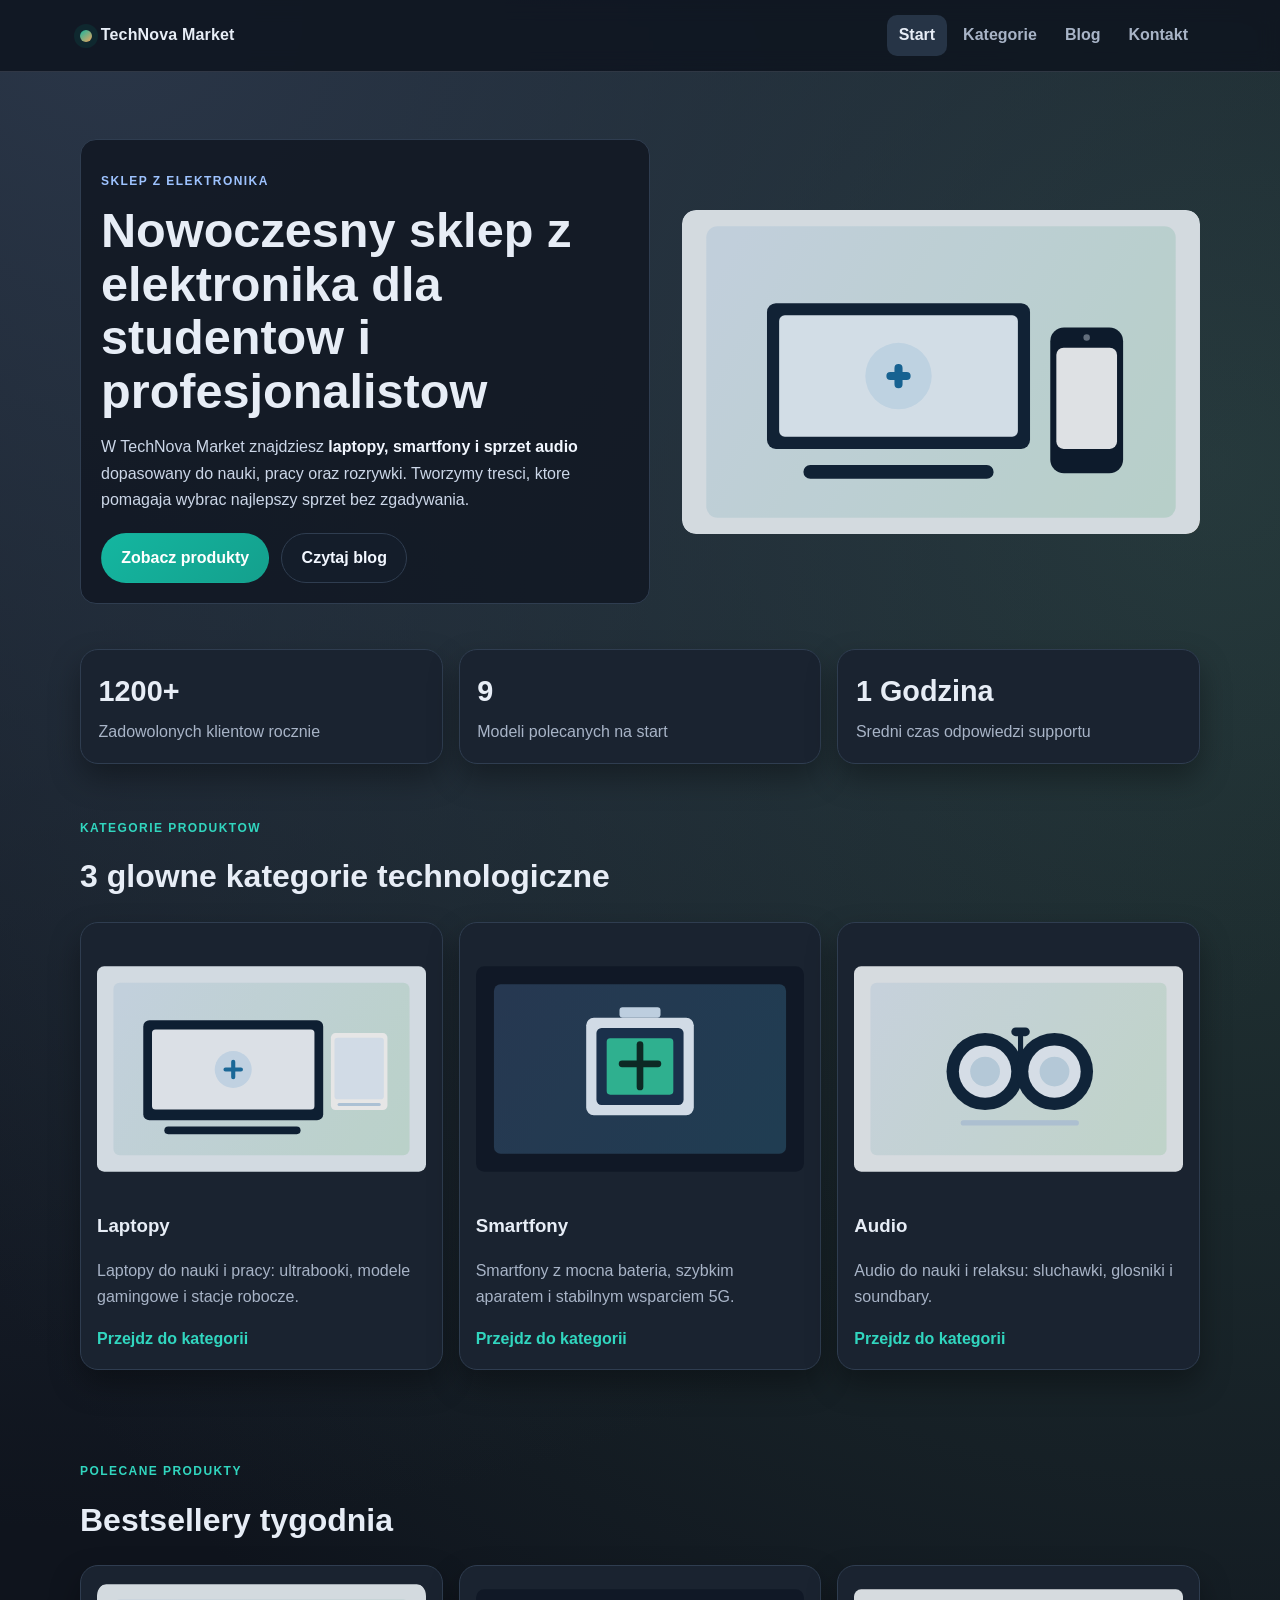
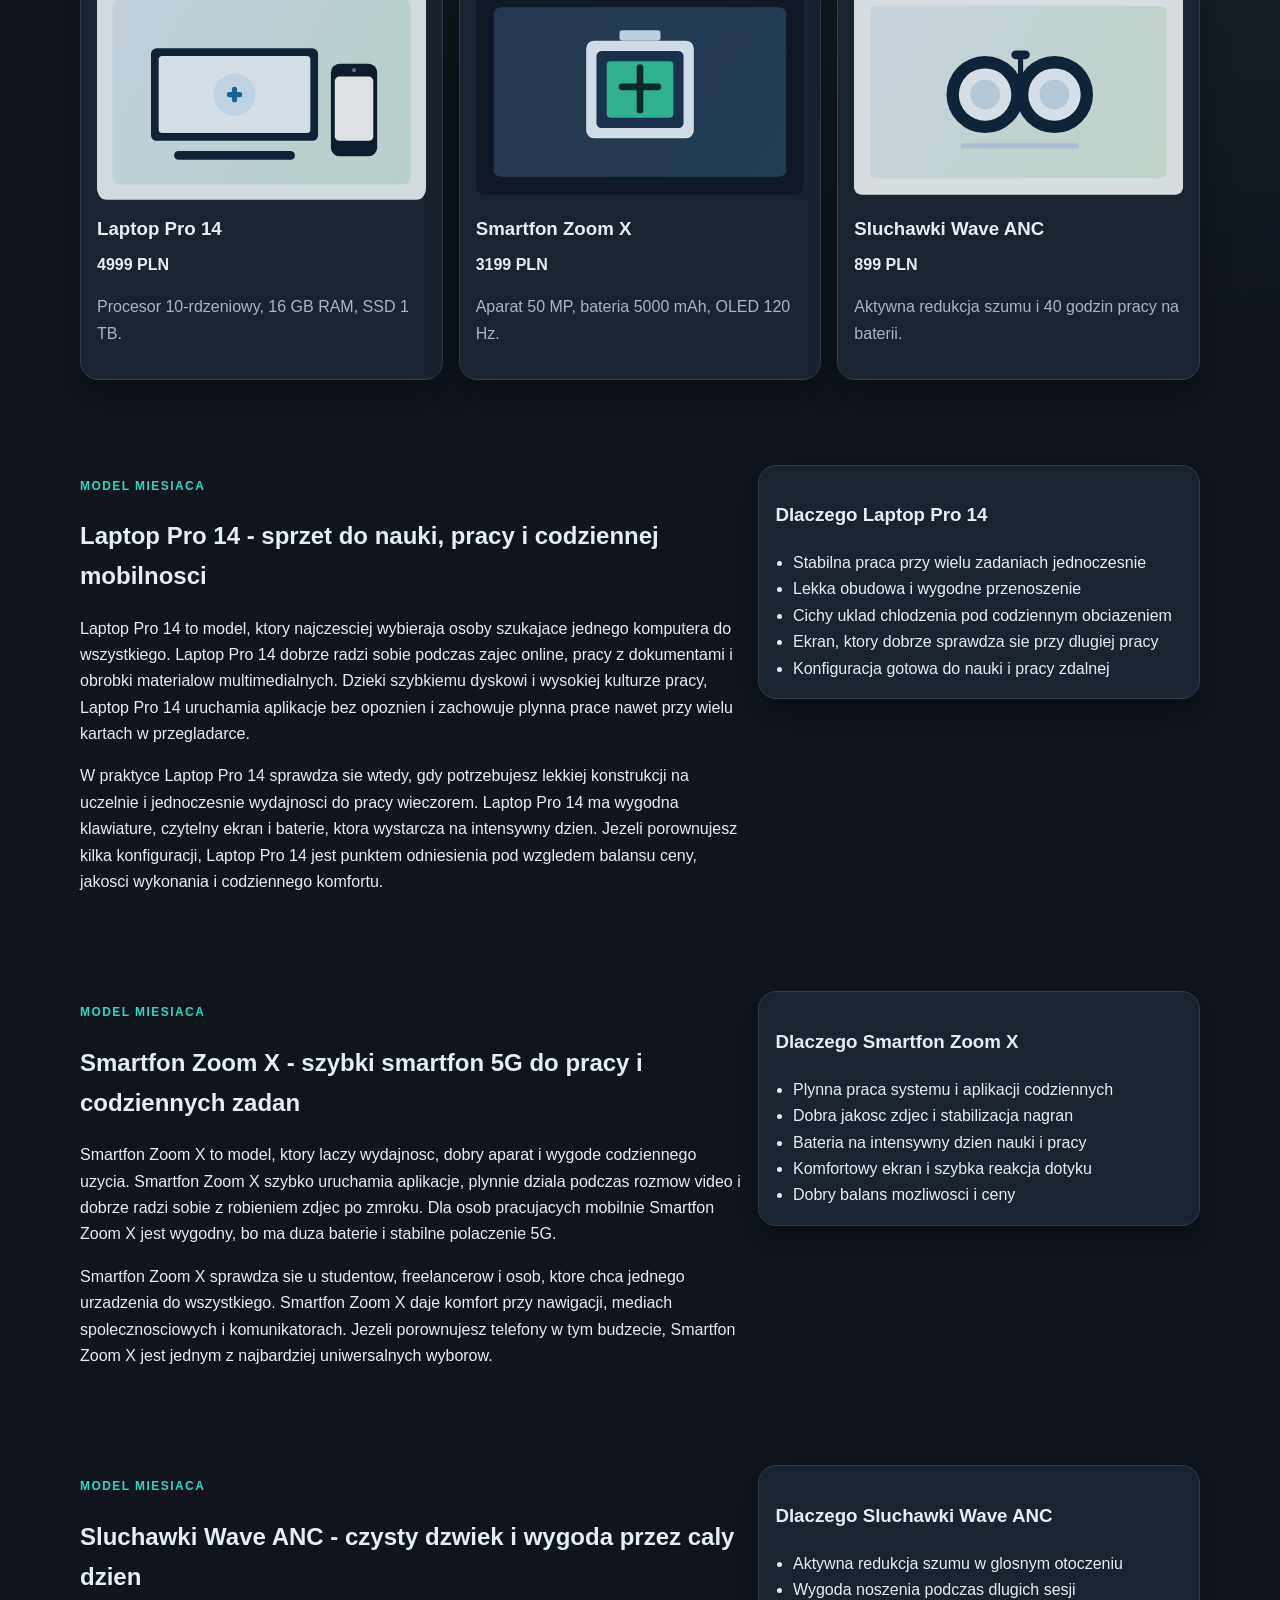
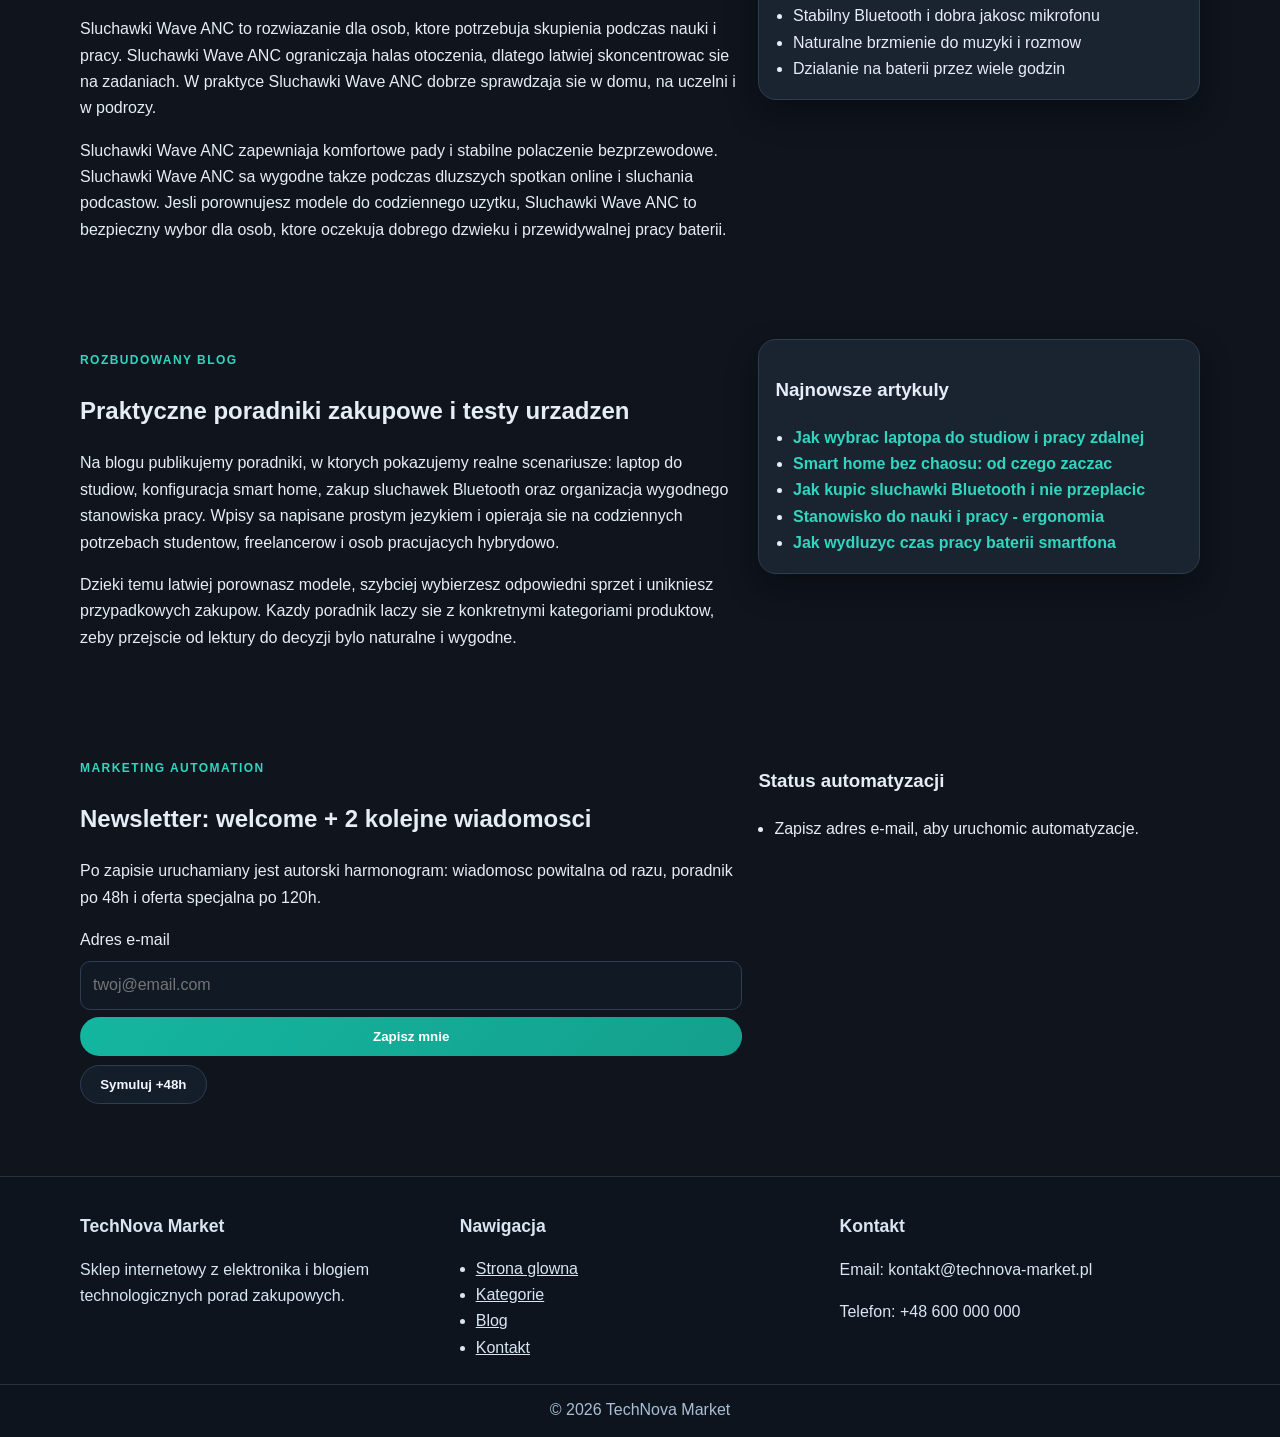
<file: index.html>
<!doctype html>
<html lang="pl">
<head>
  <script type="text/javascript">
    (function(c,l,a,r,i,t,y){
        c[a]=c[a]||function(){(c[a].q=c[a].q||[]).push(arguments)};
        t=l.createElement(r);t.async=1;t.src="https://www.clarity.ms/tag/"+i;
        y=l.getElementsByTagName(r)[0];y.parentNode.insertBefore(t,y);
    })(window, document, "clarity", "script", "wic6o1fa55");
  </script>
  <meta charset="utf-8">
  <meta name="viewport" content="width=device-width, initial-scale=1">
  <title>Laptopy, smartfony, audio - TechNova Market sklep z elektronika</title>
  <meta name="description" content="Laptopy, smartfony, audio w TechNova Market. Polecane modele: Laptop Pro 14, Smartfon Zoom X i Sluchawki Wave ANC.">
  <meta name="author" content="TechNova Market">
  <meta name="theme-color" content="#0f141d">
  <meta name="robots" content="index, follow">
  <link rel="canonical" href="https://BogdanK1337.github.io/projekt_uniwer/index.html">
  <meta property="og:title" content="Laptopy, smartfony, audio - TechNova Market sklep z elektronika">
  <meta property="og:description" content="Laptopy, smartfony, audio w TechNova Market. Polecane modele: Laptop Pro 14, Smartfon Zoom X i Sluchawki Wave ANC.">
  <meta property="og:type" content="website">
  <meta property="og:url" content="https://BogdanK1337.github.io/projekt_uniwer/index.html">
  <meta property="og:site_name" content="TechNova Market">
  <meta property="og:image" content="https://BogdanK1337.github.io/projekt_uniwer/assets/hero-tech.svg">
  <meta name="twitter:card" content="summary_large_image">
  <meta name="twitter:title" content="Laptopy, smartfony, audio - TechNova Market sklep z elektronika">
  <meta name="twitter:description" content="Laptopy, smartfony, audio w TechNova Market. Polecane modele: Laptop Pro 14, Smartfon Zoom X i Sluchawki Wave ANC.">
  <meta name="twitter:image" content="https://BogdanK1337.github.io/projekt_uniwer/assets/hero-tech.svg">
  <link rel="stylesheet" href="style.css">
  <script defer src="analytics-config.js"></script>
  <script defer src="script.js"></script>
</head>
<!-- Google tag (gtag.js) -->
<script async src="https://www.googletagmanager.com/gtag/js?id=G-RSBYCXJ2P9"></script>
<script>
  window.dataLayer = window.dataLayer || [];
  function gtag(){dataLayer.push(arguments);}
  gtag('js', new Date());

  gtag('config', 'G-RSBYCXJ2P9');
</script>
<body data-page="home">
  <a class="skip-link" href="#main-content">Przejdz do tresci</a>

  <header class="site-header">
    <div class="container nav-wrap">
      <a class="brand" href="index.html" aria-label="TechNova Market strona glowna">
        <span class="brand-dot"></span>
        TechNova Market
      </a>
      <button class="menu-toggle" type="button" aria-expanded="false" aria-controls="main-nav">
        Menu
      </button>
      <nav id="main-nav" class="main-nav" aria-label="Menu glowne">
        <a href="index.html">Start</a>
        <a href="categories.html">Kategorie</a>
        <a href="blog.html">Blog</a>
        <a href="contact.html">Kontakt</a>
      </nav>
    </div>
  </header>

  <main id="main-content">
    <section class="hero">
      <div class="container hero-grid">
        <div class="hero-copy reveal">
          <p class="eyebrow">Sklep z elektronika</p>
          <h1>Nowoczesny sklep z elektronika dla studentow i profesjonalistow</h1>
          <p>
            W TechNova Market znajdziesz <strong>laptopy, smartfony i sprzet audio</strong> dopasowany do nauki,
            pracy oraz rozrywki. Tworzymy tresci, ktore pomagaja wybrac najlepszy sprzet bez zgadywania.
          </p>
          <div class="hero-actions">
            <a class="btn btn-primary" href="categories.html">Zobacz produkty</a>
            <a class="btn btn-ghost" href="blog.html">Czytaj blog</a>
          </div>
        </div>
        <div class="hero-media reveal">
          <img src="assets/hero-tech.svg" width="640" height="420" loading="eager" alt="Nowoczesny laptop i smartfon na biurku">
        </div>
      </div>
    </section>

    <section class="stats reveal">
      <div class="container stats-grid">
        <article>
          <h2>1200+</h2>
          <p>Zadowolonych klientow rocznie</p>
        </article>
        <article>
          <h2>9</h2>
          <p>Modeli polecanych na start</p>
        </article>
        <article>
          <h2>1 Godzina</h2>
          <p>Sredni czas odpowiedzi supportu</p>
        </article>
      </div>
    </section>

    <section class="section reveal">
      <div class="container">
        <div class="section-head">
          <p class="eyebrow">Kategorie produktow</p>
          <h2>3 glowne kategorie technologiczne</h2>
        </div>
        <div class="card-grid">
          <article class="card">
            <img src="assets/blog-laptop.svg" width="420" height="260" loading="lazy" alt="Cienki laptop do pracy mobilnej">
            <h3>Laptopy</h3>
            <p>Laptopy do nauki i pracy: ultrabooki, modele gamingowe i stacje robocze.</p>
            <a class="text-link" href="categories.html#laptopy">Przejdz do kategorii</a>
          </article>
          <article class="card">
            <img src="assets/blog-battery.svg" width="420" height="260" loading="lazy" alt="Smartfony z wyswietlaczami OLED">
            <h3>Smartfony</h3>
            <p>Smartfony z mocna bateria, szybkim aparatem i stabilnym wsparciem 5G.</p>
            <a class="text-link" href="categories.html#smartfony">Przejdz do kategorii</a>
          </article>
          <article class="card">
            <img src="assets/blog-audio.svg" width="420" height="260" loading="lazy" alt="Sluchawki bezprzewodowe premium">
            <h3>Audio</h3>
            <p>Audio do nauki i relaksu: sluchawki, glosniki i soundbary.</p>
            <a class="text-link" href="categories.html#audio">Przejdz do kategorii</a>
          </article>
        </div>
      </div>
    </section>

    <section class="section reveal">
      <div class="container">
        <div class="section-head">
          <p class="eyebrow">Polecane produkty</p>
          <h2>Bestsellery tygodnia</h2>
        </div>
        <div class="product-grid">
          <article class="product-card">
            <img src="assets/hero-tech.svg" width="360" height="220" loading="lazy" alt="Laptop Pro 14 z ekranem OLED">
            <h3>Laptop Pro 14</h3>
            <p class="price">4999 PLN</p>
            <p>Procesor 10-rdzeniowy, 16 GB RAM, SSD 1 TB.</p>
          </article>
          <article class="product-card">
            <img src="assets/blog-battery.svg" width="360" height="220" loading="lazy" alt="Smartfon Zoom X z potrojnym aparatem">
            <h3>Smartfon Zoom X</h3>
            <p class="price">3199 PLN</p>
            <p>Aparat 50 MP, bateria 5000 mAh, OLED 120 Hz.</p>
          </article>
          <article class="product-card">
            <img src="assets/blog-audio.svg" width="360" height="220" loading="lazy" alt="Sluchawki Wave ANC z redukcja szumu">
            <h3>Sluchawki Wave ANC</h3>
            <p class="price">899 PLN</p>
            <p>Aktywna redukcja szumu i 40 godzin pracy na baterii.</p>
          </article>
        </div>
      </div>
    </section>

    <section class="section section-highlight reveal">
      <div class="container split">
        <div>
          <p class="eyebrow">Model miesiaca</p>
          <h2>Laptop Pro 14 - sprzet do nauki, pracy i codziennej mobilnosci</h2>
          <p>
            Laptop Pro 14 to model, ktory najczesciej wybieraja osoby szukajace jednego komputera do wszystkiego.
            Laptop Pro 14 dobrze radzi sobie podczas zajec online, pracy z dokumentami i obrobki materialow
            multimedialnych. Dzieki szybkiemu dyskowi i wysokiej kulturze pracy, Laptop Pro 14 uruchamia aplikacje
            bez opoznien i zachowuje plynna prace nawet przy wielu kartach w przegladarce.
          </p>
          <p>
            W praktyce Laptop Pro 14 sprawdza sie wtedy, gdy potrzebujesz lekkiej konstrukcji na uczelnie
            i jednoczesnie wydajnosci do pracy wieczorem. Laptop Pro 14 ma wygodna klawiature, czytelny ekran
            i baterie, ktora wystarcza na intensywny dzien. Jezeli porownujesz kilka konfiguracji, Laptop Pro 14
            jest punktem odniesienia pod wzgledem balansu ceny, jakosci wykonania i codziennego komfortu.
          </p>
        </div>
        <aside class="feature-box">
          <h3>Dlaczego Laptop Pro 14</h3>
          <ul>
            <li>Stabilna praca przy wielu zadaniach jednoczesnie</li>
            <li>Lekka obudowa i wygodne przenoszenie</li>
            <li>Cichy uklad chlodzenia pod codziennym obciazeniem</li>
            <li>Ekran, ktory dobrze sprawdza sie przy dlugiej pracy</li>
            <li>Konfiguracja gotowa do nauki i pracy zdalnej</li>
          </ul>
        </aside>
      </div>
    </section>

    <section class="section reveal">
      <div class="container split">
        <div>
          <p class="eyebrow">Model miesiaca</p>
          <h2>Smartfon Zoom X - szybki smartfon 5G do pracy i codziennych zadan</h2>
          <p>
            Smartfon Zoom X to model, ktory laczy wydajnosc, dobry aparat i wygode codziennego uzycia.
            Smartfon Zoom X szybko uruchamia aplikacje, plynnie dziala podczas rozmow video i dobrze radzi sobie
            z robieniem zdjec po zmroku. Dla osob pracujacych mobilnie Smartfon Zoom X jest wygodny, bo ma duza
            baterie i stabilne polaczenie 5G.
          </p>
          <p>
            Smartfon Zoom X sprawdza sie u studentow, freelancerow i osob, ktore chca jednego urzadzenia do wszystkiego.
            Smartfon Zoom X daje komfort przy nawigacji, mediach spolecznosciowych i komunikatorach.
            Jezeli porownujesz telefony w tym budzecie, Smartfon Zoom X jest jednym z najbardziej uniwersalnych wyborow.
          </p>
        </div>
        <aside class="feature-box">
          <h3>Dlaczego Smartfon Zoom X</h3>
          <ul>
            <li>Plynna praca systemu i aplikacji codziennych</li>
            <li>Dobra jakosc zdjec i stabilizacja nagran</li>
            <li>Bateria na intensywny dzien nauki i pracy</li>
            <li>Komfortowy ekran i szybka reakcja dotyku</li>
            <li>Dobry balans mozliwosci i ceny</li>
          </ul>
        </aside>
      </div>
    </section>

    <section class="section reveal">
      <div class="container split">
        <div>
          <p class="eyebrow">Model miesiaca</p>
          <h2>Sluchawki Wave ANC - czysty dzwiek i wygoda przez caly dzien</h2>
          <p>
            Sluchawki Wave ANC to rozwiazanie dla osob, ktore potrzebuja skupienia podczas nauki i pracy.
            Sluchawki Wave ANC ograniczaja halas otoczenia, dlatego latwiej skoncentrowac sie na zadaniach.
            W praktyce Sluchawki Wave ANC dobrze sprawdzaja sie w domu, na uczelni i w podrozy.
          </p>
          <p>
            Sluchawki Wave ANC zapewniaja komfortowe pady i stabilne polaczenie bezprzewodowe.
            Sluchawki Wave ANC sa wygodne takze podczas dluzszych spotkan online i sluchania podcastow.
            Jesli porownujesz modele do codziennego uzytku, Sluchawki Wave ANC to bezpieczny wybor dla osob,
            ktore oczekuja dobrego dzwieku i przewidywalnej pracy baterii.
          </p>
        </div>
        <aside class="feature-box">
          <h3>Dlaczego Sluchawki Wave ANC</h3>
          <ul>
            <li>Aktywna redukcja szumu w glosnym otoczeniu</li>
            <li>Wygoda noszenia podczas dlugich sesji</li>
            <li>Stabilny Bluetooth i dobra jakosc mikrofonu</li>
            <li>Naturalne brzmienie do muzyki i rozmow</li>
            <li>Dzialanie na baterii przez wiele godzin</li>
          </ul>
        </aside>
      </div>
    </section>

    <section class="section reveal">
      <div class="container split">
        <div>
          <p class="eyebrow">Rozbudowany blog</p>
          <h2>Praktyczne poradniki zakupowe i testy urzadzen</h2>
          <p>
            Na blogu publikujemy poradniki, w ktorych pokazujemy realne scenariusze: laptop do studiow,
            konfiguracja smart home, zakup sluchawek Bluetooth oraz organizacja wygodnego stanowiska pracy.
            Wpisy sa napisane prostym jezykiem i opieraja sie na codziennych potrzebach studentow, freelancerow
            i osob pracujacych hybrydowo.
          </p>
          <p>
            Dzieki temu latwiej porownasz modele, szybciej wybierzesz odpowiedni sprzet i unikniesz
            przypadkowych zakupow. Kazdy poradnik laczy sie z konkretnymi kategoriami produktow,
            zeby przejscie od lektury do decyzji bylo naturalne i wygodne.
          </p>
        </div>
        <aside class="feature-box">
          <h3>Najnowsze artykuly</h3>
          <ul>
            <li><a class="text-link" href="post-laptop-guide-2026.html">Jak wybrac laptopa do studiow i pracy zdalnej</a></li>
            <li><a class="text-link" href="post-smart-home-setup.html">Smart home bez chaosu: od czego zaczac</a></li>
            <li><a class="text-link" href="post-audio-bluetooth.html">Jak kupic sluchawki Bluetooth i nie przeplacic</a></li>
            <li><a class="text-link" href="post-workstation-setup.html">Stanowisko do nauki i pracy - ergonomia</a></li>
            <li><a class="text-link" href="post-smartphone-battery.html">Jak wydluzyc czas pracy baterii smartfona</a></li>
          </ul>
        </aside>
      </div>
    </section>

    <section class="section reveal">
      <div class="container newsletter-block">
        <div>
          <p class="eyebrow">Marketing automation</p>
          <h2>Newsletter: welcome + 2 kolejne wiadomosci</h2>
          <p>
            Po zapisie uruchamiany jest autorski harmonogram:
            wiadomosc powitalna od razu, poradnik po 48h i oferta specjalna po 120h.
          </p>
          <form class="newsletter-form" data-newsletter-form>
            <label for="newsletter-email-home">Adres e-mail</label>
            <input id="newsletter-email-home" name="email" type="email" required placeholder="twoj@email.com">
            <button class="btn btn-primary" type="submit">Zapisz mnie</button>
          </form>
          <p class="form-message" data-newsletter-msg aria-live="polite"></p>
          <button class="btn btn-ghost" type="button" data-automation-advance>Symuluj +48h</button>
        </div>
        <div class="automation-panel">
          <h3>Status automatyzacji</h3>
          <ul data-automation-list>
            <li>Zapisz sie do newslettera, aby zobaczyc harmonogram.</li>
          </ul>
        </div>
      </div>
    </section>
  </main>

  <footer class="site-footer">
    <div class="container footer-grid">
      <div>
        <h2>TechNova Market</h2>
        <p>Sklep internetowy z elektronika i blogiem technologicznych porad zakupowych.</p>
      </div>
      <div>
        <h2>Nawigacja</h2>
        <ul>
          <li><a href="index.html">Strona glowna</a></li>
          <li><a href="categories.html">Kategorie</a></li>
          <li><a href="blog.html">Blog</a></li>
          <li><a href="contact.html">Kontakt</a></li>
        </ul>
      </div>
      <div>
        <h2>Kontakt</h2>
        <p>Email: kontakt@technova-market.pl</p>
        <p>Telefon: +48 600 000 000</p>
      </div>
    </div>
    <p class="copyright">&copy; <span data-year></span> TechNova Market</p>
  </footer>

  <script type="application/ld+json">
    {
      "@context": "https://schema.org",
      "@type": "Organization",
      "name": "TechNova Market",
      "url": "https://BogdanK1337.github.io/projekt_uniwer/",
      "logo": "https://BogdanK1337.github.io/projekt_uniwer/assets/hero-tech.svg",
      "sameAs": [
        "https://www.facebook.com/",
        "https://www.instagram.com/"
      ]
    }
  </script>
</body>
</html>
</file>
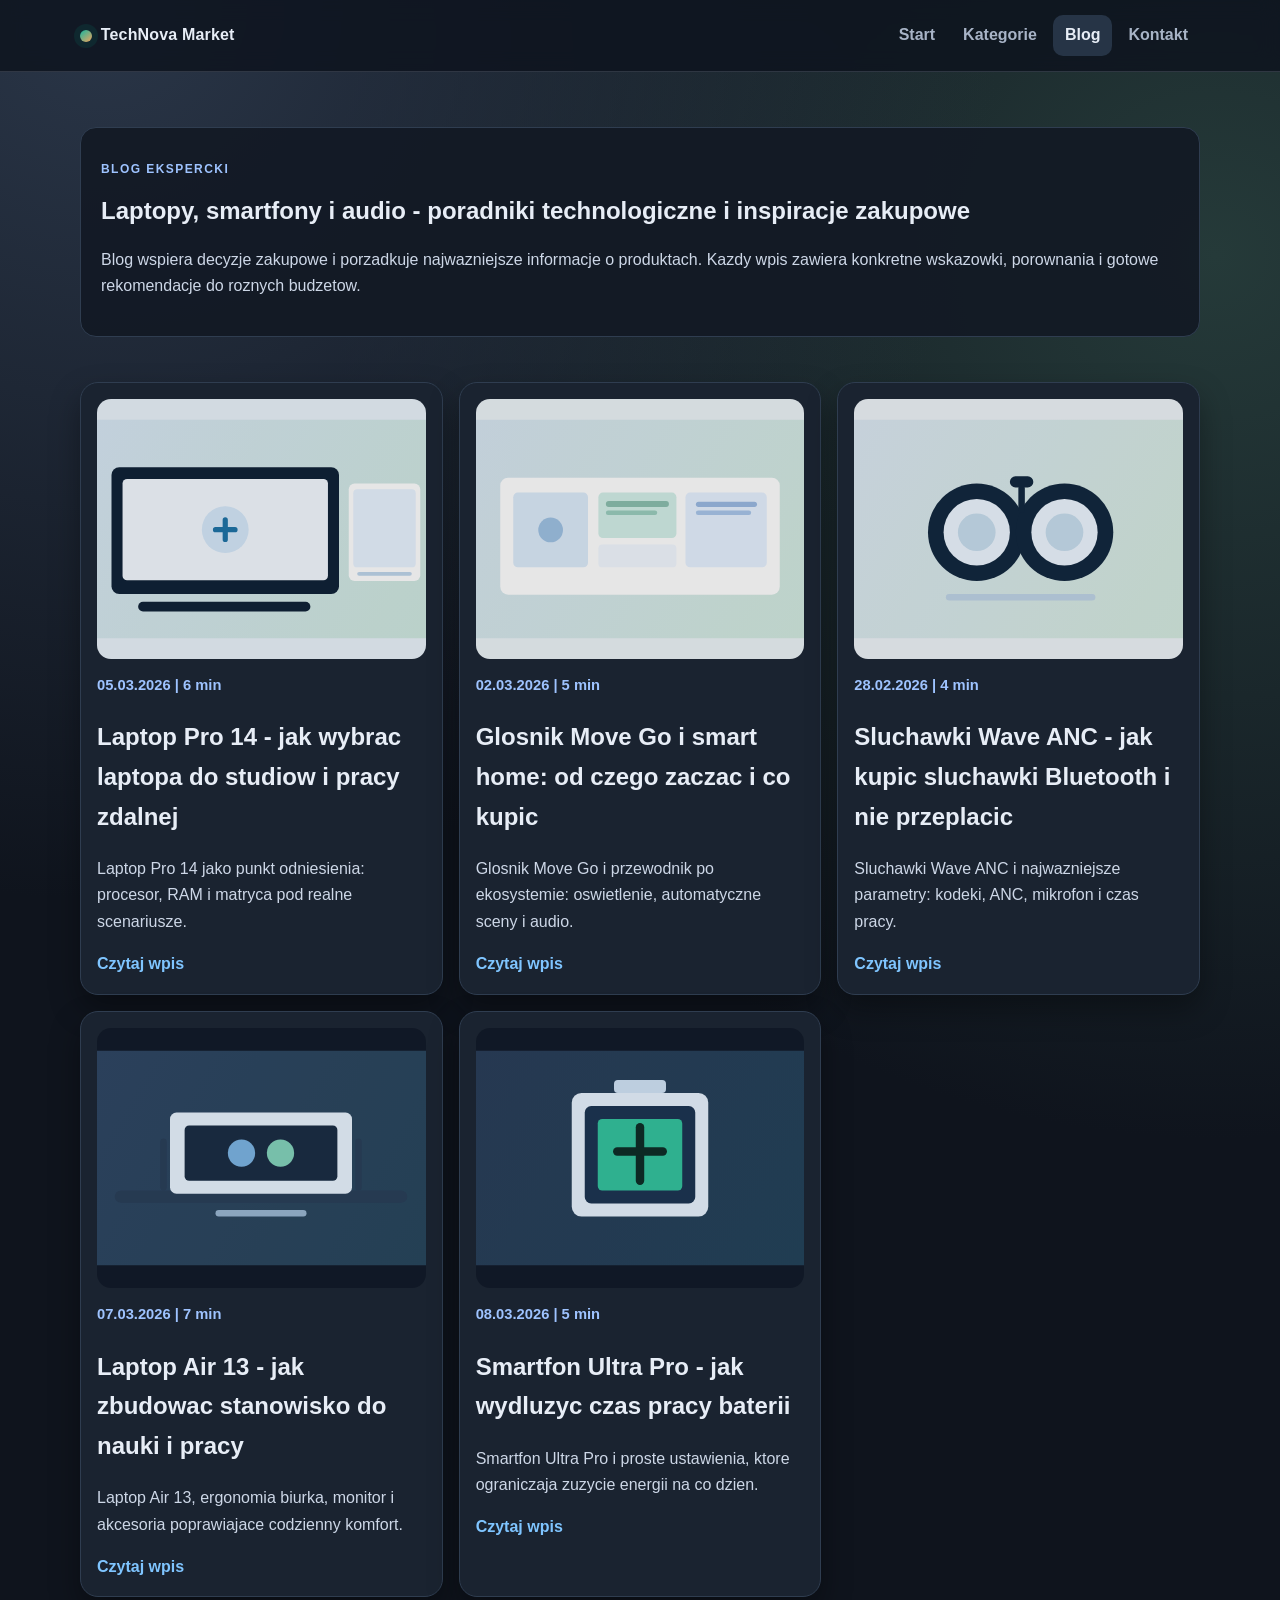
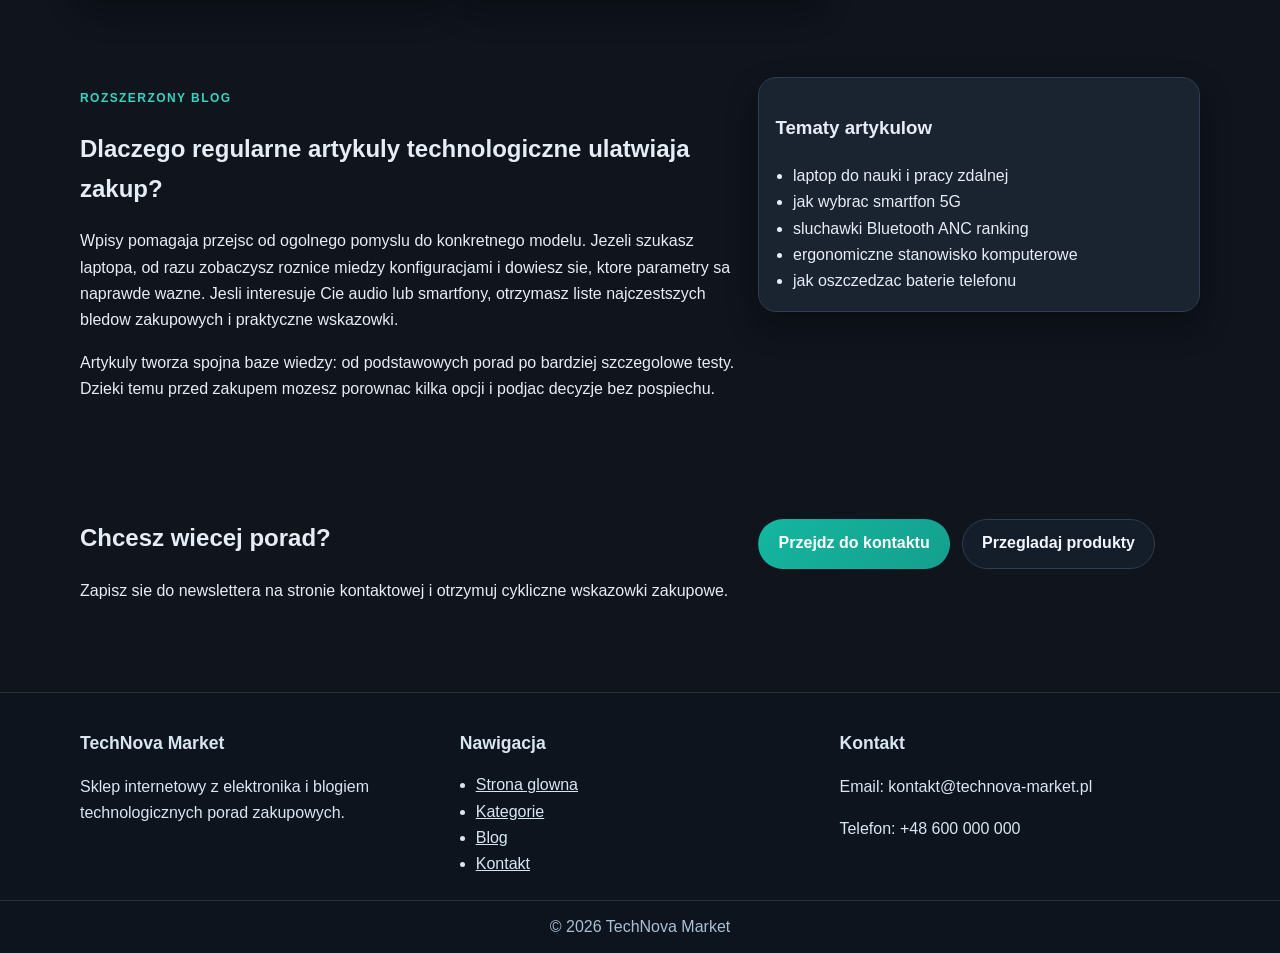
<file: blog.html>
<!doctype html>
<html lang="pl">
<head>
  <script type="text/javascript">
    (function(c,l,a,r,i,t,y){
        c[a]=c[a]||function(){(c[a].q=c[a].q||[]).push(arguments)};
        t=l.createElement(r);t.async=1;t.src="https://www.clarity.ms/tag/"+i;
        y=l.getElementsByTagName(r)[0];y.parentNode.insertBefore(t,y);
    })(window, document, "clarity", "script", "wic6o1fa55");
  </script>
  <meta charset="utf-8">
  <meta name="viewport" content="width=device-width, initial-scale=1">
  <title>Laptopy, smartfony, audio - blog zakupowy | TechNova Market</title>
  <meta name="description" content="Laptopy, smartfony, audio - 5 praktycznych artykulow zakupowych TechNova Market. Poradniki i testy urzadzen.">
  <meta name="author" content="TechNova Market">
  <meta name="theme-color" content="#0f141d">
  <meta name="robots" content="index, follow">
  <link rel="canonical" href="https://BogdanK1337.github.io/projekt_uniwer/blog.html">
  <meta property="og:title" content="Laptopy, smartfony, audio - blog zakupowy | TechNova Market">
  <meta property="og:description" content="Laptopy, smartfony, audio - 5 praktycznych artykulow zakupowych TechNova Market. Poradniki i testy urzadzen.">
  <meta property="og:type" content="website">
  <meta property="og:url" content="https://BogdanK1337.github.io/projekt_uniwer/blog.html">
  <meta property="og:site_name" content="TechNova Market">
  <meta property="og:image" content="https://BogdanK1337.github.io/projekt_uniwer/assets/blog-laptop.svg">
  <meta name="twitter:card" content="summary_large_image">
  <meta name="twitter:title" content="Laptopy, smartfony, audio - blog zakupowy | TechNova Market">
  <meta name="twitter:description" content="Laptopy, smartfony, audio - 5 praktycznych artykulow zakupowych TechNova Market. Poradniki i testy urzadzen.">
  <meta name="twitter:image" content="https://BogdanK1337.github.io/projekt_uniwer/assets/blog-laptop.svg">
  <link rel="stylesheet" href="style.css">
  <script defer src="analytics-config.js"></script>
  <script defer src="script.js"></script>
</head>
<!-- Google tag (gtag.js) -->
<script async src="https://www.googletagmanager.com/gtag/js?id=G-RSBYCXJ2P9"></script>
<script>
  window.dataLayer = window.dataLayer || [];
  function gtag(){dataLayer.push(arguments);}
  gtag('js', new Date());

  gtag('config', 'G-RSBYCXJ2P9');
</script>
<body data-page="blog">
  <a class="skip-link" href="#main-content">Przejdz do tresci</a>
  <header class="site-header">
    <div class="container nav-wrap">
      <a class="brand" href="index.html" aria-label="TechNova Market strona glowna">
        <span class="brand-dot"></span>
        TechNova Market
      </a>
      <button class="menu-toggle" type="button" aria-expanded="false" aria-controls="main-nav">Menu</button>
      <nav id="main-nav" class="main-nav" aria-label="Menu glowne">
        <a href="index.html">Start</a>
        <a href="categories.html">Kategorie</a>
        <a href="blog.html">Blog</a>
        <a href="contact.html">Kontakt</a>
      </nav>
    </div>
  </header>

  <main id="main-content" class="page-main">
    <section class="page-hero reveal">
      <div class="container">
        <p class="eyebrow">Blog ekspercki</p>
        <h1>Laptopy, smartfony i audio - poradniki technologiczne i inspiracje zakupowe</h1>
        <p>
          Blog wspiera decyzje zakupowe i porzadkuje najwazniejsze informacje o produktach.
          Kazdy wpis zawiera konkretne wskazowki, porownania i gotowe rekomendacje do roznych budzetow.
        </p>
      </div>
    </section>

    <section class="section reveal">
      <div class="container card-grid">
        <article class="card blog-card">
          <img src="assets/blog-laptop.svg" width="420" height="260" loading="lazy" alt="Biurko z laptopem i notatnikiem">
          <p class="meta">05.03.2026 | 6 min</p>
          <h2>Laptop Pro 14 - jak wybrac laptopa do studiow i pracy zdalnej</h2>
          <p>Laptop Pro 14 jako punkt odniesienia: procesor, RAM i matryca pod realne scenariusze.</p>
          <a class="text-link" href="post-laptop-guide-2026.html">Czytaj wpis</a>
        </article>
        <article class="card blog-card">
          <img src="assets/blog-smart-home.svg" width="420" height="260" loading="lazy" alt="Nowoczesny salon z urzadzeniami smart home">
          <p class="meta">02.03.2026 | 5 min</p>
          <h2>Glosnik Move Go i smart home: od czego zaczac i co kupic</h2>
          <p>Glosnik Move Go i przewodnik po ekosystemie: oswietlenie, automatyczne sceny i audio.</p>
          <a class="text-link" href="post-smart-home-setup.html">Czytaj wpis</a>
        </article>
        <article class="card blog-card">
          <img src="assets/blog-audio.svg" width="420" height="260" loading="lazy" alt="Sluchawki bluetooth na ciemnym tle">
          <p class="meta">28.02.2026 | 4 min</p>
          <h2>Sluchawki Wave ANC - jak kupic sluchawki Bluetooth i nie przeplacic</h2>
          <p>Sluchawki Wave ANC i najwazniejsze parametry: kodeki, ANC, mikrofon i czas pracy.</p>
          <a class="text-link" href="post-audio-bluetooth.html">Czytaj wpis</a>
        </article>
        <article class="card blog-card">
          <img src="assets/blog-office.svg" width="420" height="260" loading="lazy" alt="Ergonomiczne stanowisko z monitorem i laptopem">
          <p class="meta">07.03.2026 | 7 min</p>
          <h2>Laptop Air 13 - jak zbudowac stanowisko do nauki i pracy</h2>
          <p>Laptop Air 13, ergonomia biurka, monitor i akcesoria poprawiajace codzienny komfort.</p>
          <a class="text-link" href="post-workstation-setup.html">Czytaj wpis</a>
        </article>
        <article class="card blog-card">
          <img src="assets/blog-battery.svg" width="420" height="260" loading="lazy" alt="Smartfon i ikona baterii oznaczajaca oszczedzanie energii">
          <p class="meta">08.03.2026 | 5 min</p>
          <h2>Smartfon Ultra Pro - jak wydluzyc czas pracy baterii</h2>
          <p>Smartfon Ultra Pro i proste ustawienia, ktore ograniczaja zuzycie energii na co dzien.</p>
          <a class="text-link" href="post-smartphone-battery.html">Czytaj wpis</a>
        </article>
      </div>
    </section>

    <section class="section reveal">
      <div class="container split">
        <div>
          <p class="eyebrow">Rozszerzony blog</p>
          <h2>Dlaczego regularne artykuly technologiczne ulatwiaja zakup?</h2>
          <p>
            Wpisy pomagaja przejsc od ogolnego pomyslu do konkretnego modelu. Jezeli szukasz laptopa,
            od razu zobaczysz roznice miedzy konfiguracjami i dowiesz sie, ktore parametry sa naprawde wazne.
            Jesli interesuje Cie audio lub smartfony, otrzymasz liste najczestszych bledow zakupowych i praktyczne wskazowki.
          </p>
          <p>
            Artykuly tworza spojna baze wiedzy: od podstawowych porad po bardziej szczegolowe testy.
            Dzieki temu przed zakupem mozesz porownac kilka opcji i podjac decyzje bez pospiechu.
          </p>
        </div>
        <aside class="feature-box">
          <h3>Tematy artykulow</h3>
          <ul>
            <li>laptop do nauki i pracy zdalnej</li>
            <li>jak wybrac smartfon 5G</li>
            <li>sluchawki Bluetooth ANC ranking</li>
            <li>ergonomiczne stanowisko komputerowe</li>
            <li>jak oszczedzac baterie telefonu</li>
          </ul>
        </aside>
      </div>
    </section>

    <section class="section reveal">
      <div class="container split">
        <div>
          <h2>Chcesz wiecej porad?</h2>
          <p>Zapisz sie do newslettera na stronie kontaktowej i otrzymuj cykliczne wskazowki zakupowe.</p>
        </div>
        <div class="hero-actions">
          <a class="btn btn-primary" href="contact.html">Przejdz do kontaktu</a>
          <a class="btn btn-ghost" href="categories.html">Przegladaj produkty</a>
        </div>
      </div>
    </section>
  </main>

  <footer class="site-footer">
    <div class="container footer-grid">
      <div>
        <h2>TechNova Market</h2>
        <p>Sklep internetowy z elektronika i blogiem technologicznych porad zakupowych.</p>
      </div>
      <div>
        <h2>Nawigacja</h2>
        <ul>
          <li><a href="index.html">Strona glowna</a></li>
          <li><a href="categories.html">Kategorie</a></li>
          <li><a href="blog.html">Blog</a></li>
          <li><a href="contact.html">Kontakt</a></li>
        </ul>
      </div>
      <div>
        <h2>Kontakt</h2>
        <p>Email: kontakt@technova-market.pl</p>
        <p>Telefon: +48 600 000 000</p>
      </div>
    </div>
    <p class="copyright">&copy; <span data-year></span> TechNova Market</p>
  </footer>
</body>
</html>
</file>
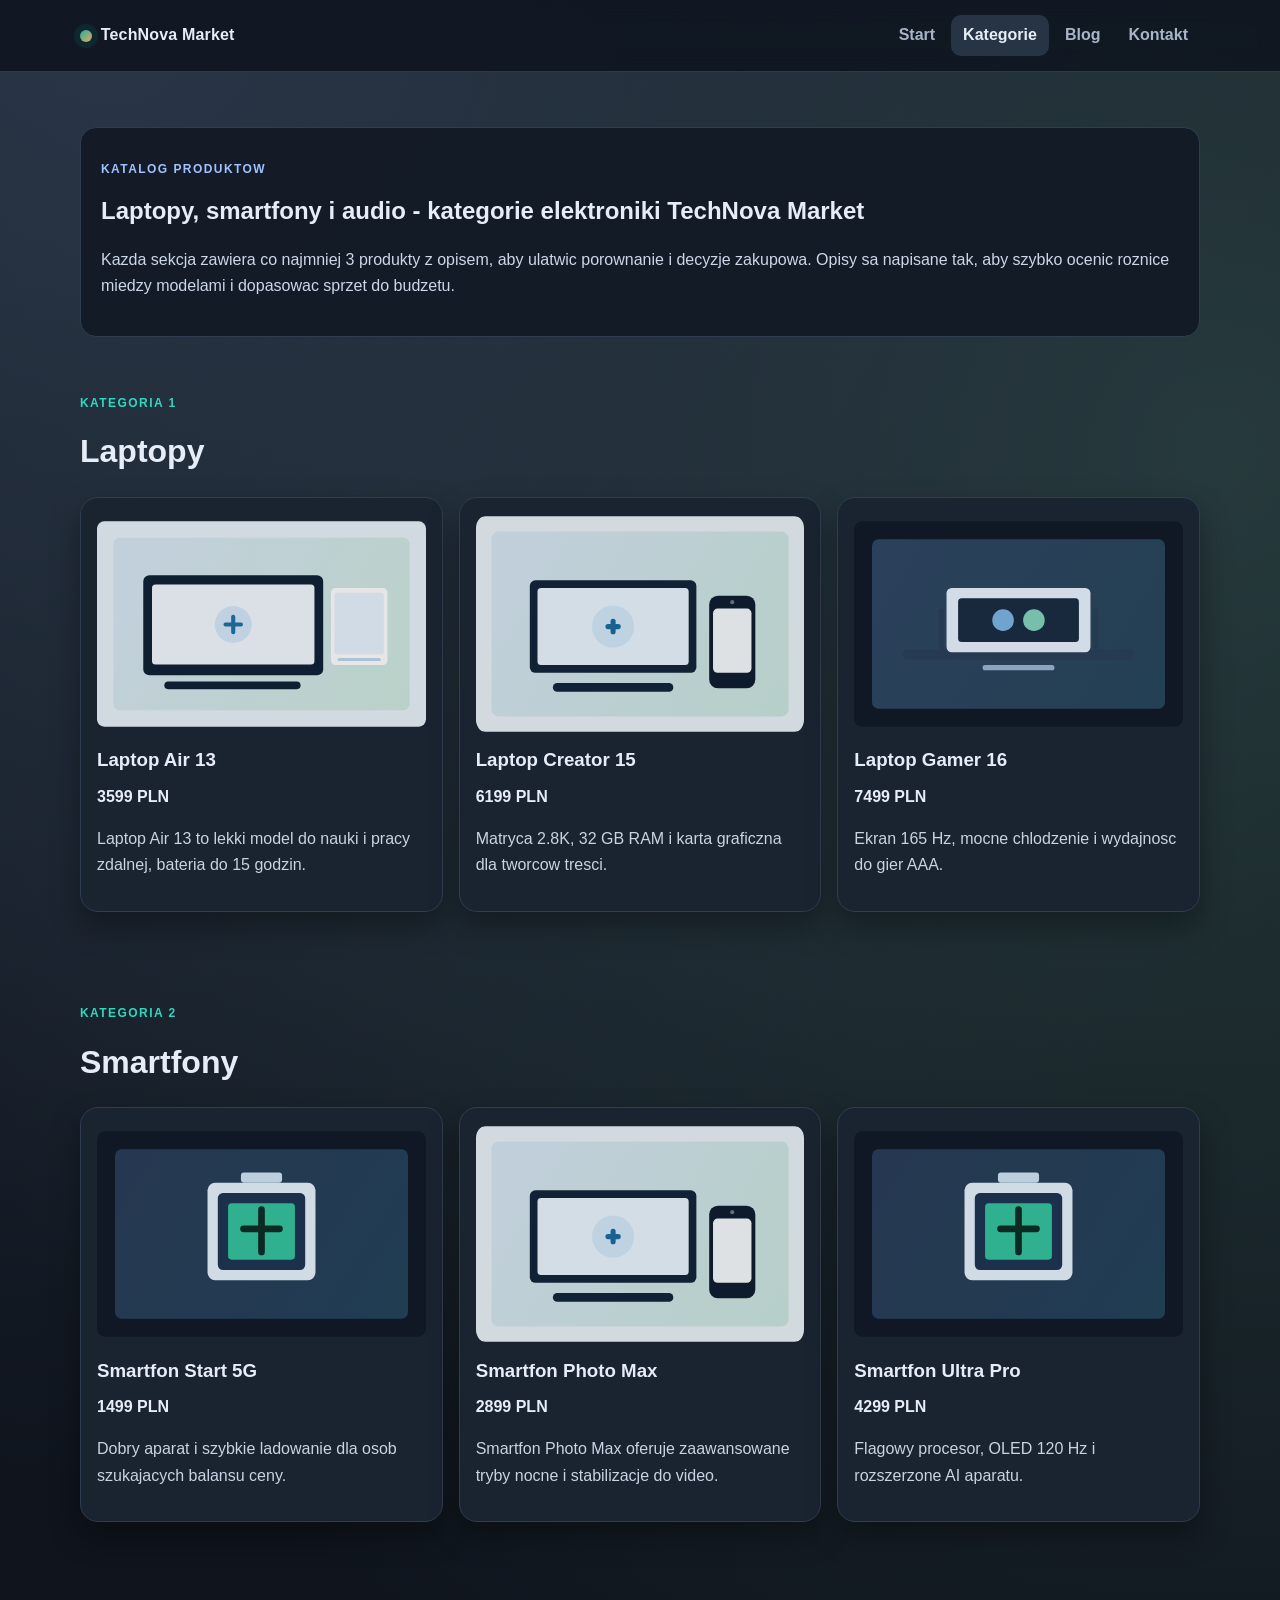
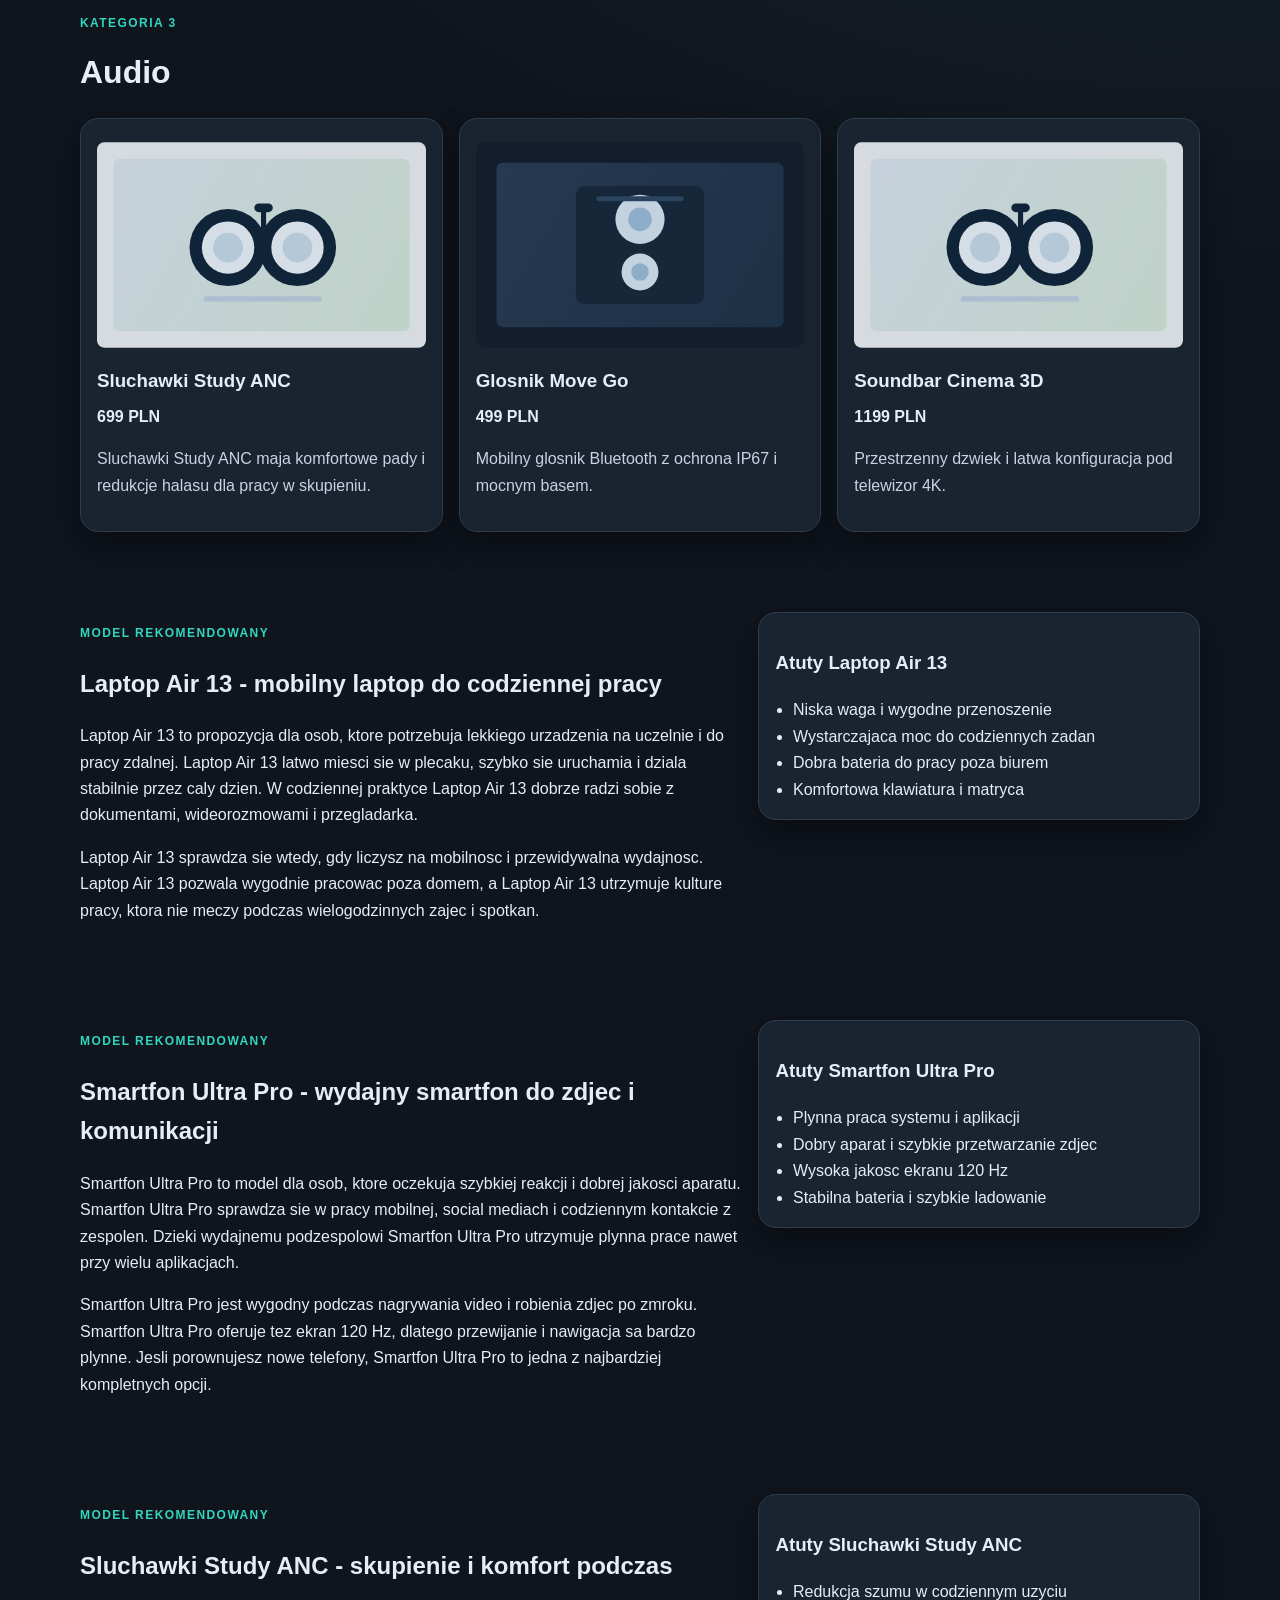
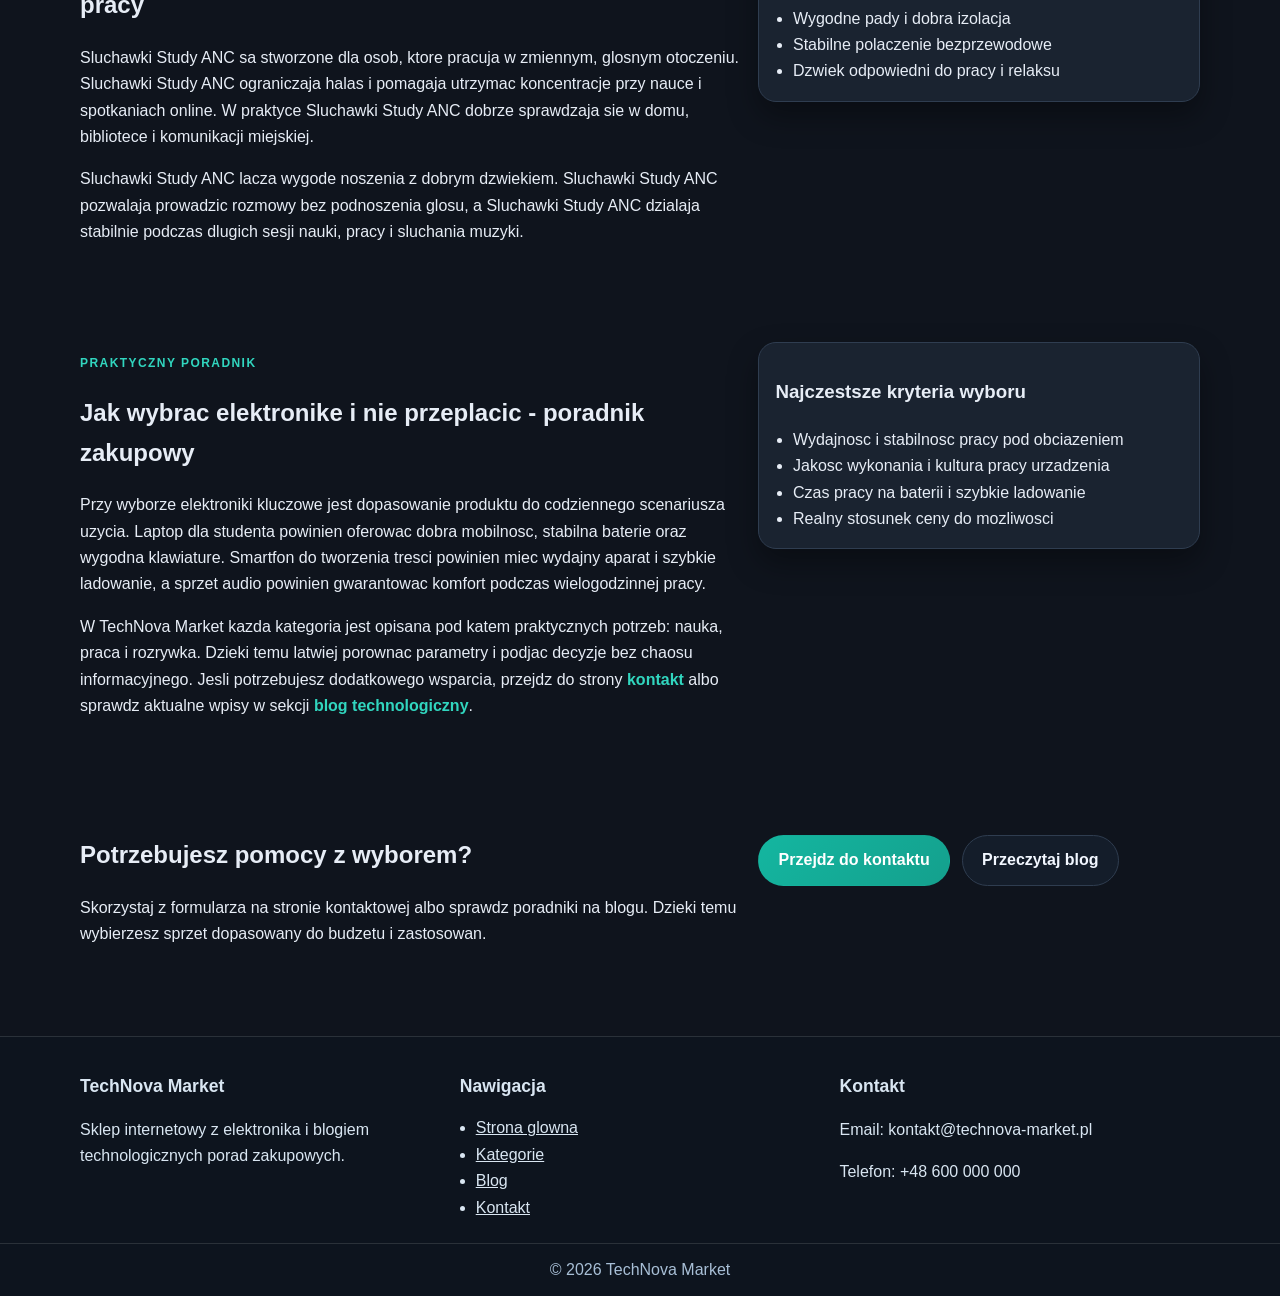
<file: categories.html>
<!doctype html>
<html lang="pl">
<head>
  <script type="text/javascript">
    (function(c,l,a,r,i,t,y){
        c[a]=c[a]||function(){(c[a].q=c[a].q||[]).push(arguments)};
        t=l.createElement(r);t.async=1;t.src="https://www.clarity.ms/tag/"+i;
        y=l.getElementsByTagName(r)[0];y.parentNode.insertBefore(t,y);
    })(window, document, "clarity", "script", "wic6o1fa55");
  </script>
  <meta charset="utf-8">
  <meta name="viewport" content="width=device-width, initial-scale=1">
  <title>Laptopy, smartfony, audio - kategorie produktow | TechNova Market</title>
  <meta name="description" content="Laptopy, smartfony, audio - 3 kategorie produktow w TechNova Market. Sprawdzone modele i praktyczne opisy zakupowe.">
  <meta name="author" content="TechNova Market">
  <meta name="theme-color" content="#0f141d">
  <meta name="robots" content="index, follow">
  <link rel="canonical" href="https://BogdanK1337.github.io/projekt_uniwer/categories.html">
  <meta property="og:title" content="Laptopy, smartfony, audio - kategorie produktow | TechNova Market">
  <meta property="og:description" content="Laptopy, smartfony, audio - 3 kategorie produktow w TechNova Market. Sprawdzone modele i praktyczne opisy zakupowe.">
  <meta property="og:type" content="website">
  <meta property="og:url" content="https://BogdanK1337.github.io/projekt_uniwer/categories.html">
  <meta property="og:site_name" content="TechNova Market">
  <meta property="og:image" content="https://BogdanK1337.github.io/projekt_uniwer/assets/category-speaker.svg">
  <meta name="twitter:card" content="summary_large_image">
  <meta name="twitter:title" content="Laptopy, smartfony, audio - kategorie produktow | TechNova Market">
  <meta name="twitter:description" content="Laptopy, smartfony, audio - 3 kategorie produktow w TechNova Market. Sprawdzone modele i praktyczne opisy zakupowe.">
  <meta name="twitter:image" content="https://BogdanK1337.github.io/projekt_uniwer/assets/category-speaker.svg">
  <link rel="stylesheet" href="style.css">
  <script defer src="analytics-config.js"></script>
  <script defer src="script.js"></script>
</head>
<!-- Google tag (gtag.js) -->
<script async src="https://www.googletagmanager.com/gtag/js?id=G-RSBYCXJ2P9"></script>
<script>
  window.dataLayer = window.dataLayer || [];
  function gtag(){dataLayer.push(arguments);}
  gtag('js', new Date());

  gtag('config', 'G-RSBYCXJ2P9');
</script>
<body data-page="categories">
  <a class="skip-link" href="#main-content">Przejdz do tresci</a>
  <header class="site-header">
    <div class="container nav-wrap">
      <a class="brand" href="index.html" aria-label="TechNova Market strona glowna">
        <span class="brand-dot"></span>
        TechNova Market
      </a>
      <button class="menu-toggle" type="button" aria-expanded="false" aria-controls="main-nav">Menu</button>
      <nav id="main-nav" class="main-nav" aria-label="Menu glowne">
        <a href="index.html">Start</a>
        <a href="categories.html">Kategorie</a>
        <a href="blog.html">Blog</a>
        <a href="contact.html">Kontakt</a>
      </nav>
    </div>
  </header>

  <main id="main-content" class="page-main">
    <section class="page-hero reveal">
      <div class="container">
        <p class="eyebrow">Katalog produktow</p>
        <h1>Laptopy, smartfony i audio - kategorie elektroniki TechNova Market</h1>
        <p>
          Kazda sekcja zawiera co najmniej 3 produkty z opisem, aby ulatwic porownanie i decyzje zakupowa.
          Opisy sa napisane tak, aby szybko ocenic roznice miedzy modelami i dopasowac sprzet do budzetu.
        </p>
      </div>
    </section>

    <section id="laptopy" class="section reveal">
      <div class="container">
        <div class="section-head">
          <p class="eyebrow">Kategoria 1</p>
          <h2>Laptopy</h2>
        </div>
        <div class="product-grid">
          <article class="product-card">
            <img src="assets/blog-laptop.svg" width="360" height="220" loading="lazy" alt="Laptop Air 13 do codziennej nauki">
            <h3>Laptop Air 13</h3>
            <p class="price">3599 PLN</p>
            <p>Laptop Air 13 to lekki model do nauki i pracy zdalnej, bateria do 15 godzin.</p>
          </article>
          <article class="product-card">
            <img src="assets/hero-tech.svg" width="360" height="220" loading="lazy" alt="Laptop Creator 15 do montazu wideo">
            <h3>Laptop Creator 15</h3>
            <p class="price">6199 PLN</p>
            <p>Matryca 2.8K, 32 GB RAM i karta graficzna dla tworcow tresci.</p>
          </article>
          <article class="product-card">
            <img src="assets/blog-office.svg" width="360" height="220" loading="lazy" alt="Laptop Gamer 16 z wysokim odswiezaniem ekranu">
            <h3>Laptop Gamer 16</h3>
            <p class="price">7499 PLN</p>
            <p>Ekran 165 Hz, mocne chlodzenie i wydajnosc do gier AAA.</p>
          </article>
        </div>
      </div>
    </section>

    <section id="smartfony" class="section reveal">
      <div class="container">
        <div class="section-head">
          <p class="eyebrow">Kategoria 2</p>
          <h2>Smartfony</h2>
        </div>
        <div class="product-grid">
          <article class="product-card">
            <img src="assets/blog-battery.svg" width="360" height="220" loading="lazy" alt="Smartfon Start 5G dla studentow">
            <h3>Smartfon Start 5G</h3>
            <p class="price">1499 PLN</p>
            <p>Dobry aparat i szybkie ladowanie dla osob szukajacych balansu ceny.</p>
          </article>
          <article class="product-card">
            <img src="assets/hero-tech.svg" width="360" height="220" loading="lazy" alt="Smartfon Photo Max do fotografii mobilnej">
            <h3>Smartfon Photo Max</h3>
            <p class="price">2899 PLN</p>
            <p>Smartfon Photo Max oferuje zaawansowane tryby nocne i stabilizacje do video.</p>
          </article>
          <article class="product-card">
            <img src="assets/blog-battery.svg" width="360" height="220" loading="lazy" alt="Smartfon Ultra Pro z ekranem 120 Hz">
            <h3>Smartfon Ultra Pro</h3>
            <p class="price">4299 PLN</p>
            <p>Flagowy procesor, OLED 120 Hz i rozszerzone AI aparatu.</p>
          </article>
        </div>
      </div>
    </section>

    <section id="audio" class="section reveal">
      <div class="container">
        <div class="section-head">
          <p class="eyebrow">Kategoria 3</p>
          <h2>Audio</h2>
        </div>
        <div class="product-grid">
          <article class="product-card">
            <img src="assets/blog-audio.svg" width="360" height="220" loading="lazy" alt="Sluchawki Study ANC do skupienia">
            <h3>Sluchawki Study ANC</h3>
            <p class="price">699 PLN</p>
            <p>Sluchawki Study ANC maja komfortowe pady i redukcje halasu dla pracy w skupieniu.</p>
          </article>
          <article class="product-card">
            <img src="assets/category-speaker.svg" width="360" height="220" loading="lazy" alt="Glosnik Move Go do sluchania muzyki poza domem">
            <h3>Glosnik Move Go</h3>
            <p class="price">499 PLN</p>
            <p>Mobilny glosnik Bluetooth z ochrona IP67 i mocnym basem.</p>
          </article>
          <article class="product-card">
            <img src="assets/blog-audio.svg" width="360" height="220" loading="lazy" alt="Soundbar Cinema 3D do kina domowego">
            <h3>Soundbar Cinema 3D</h3>
            <p class="price">1199 PLN</p>
            <p>Przestrzenny dzwiek i latwa konfiguracja pod telewizor 4K.</p>
          </article>
        </div>
      </div>
    </section>

    <section class="section reveal">
      <div class="container split">
        <div>
          <p class="eyebrow">Model rekomendowany</p>
          <h2>Laptop Air 13 - mobilny laptop do codziennej pracy</h2>
          <p>
            Laptop Air 13 to propozycja dla osob, ktore potrzebuja lekkiego urzadzenia na uczelnie i do pracy zdalnej.
            Laptop Air 13 latwo miesci sie w plecaku, szybko sie uruchamia i dziala stabilnie przez caly dzien.
            W codziennej praktyce Laptop Air 13 dobrze radzi sobie z dokumentami, wideorozmowami i przegladarka.
          </p>
          <p>
            Laptop Air 13 sprawdza sie wtedy, gdy liczysz na mobilnosc i przewidywalna wydajnosc.
            Laptop Air 13 pozwala wygodnie pracowac poza domem, a Laptop Air 13 utrzymuje kulture pracy,
            ktora nie meczy podczas wielogodzinnych zajec i spotkan.
          </p>
        </div>
        <aside class="feature-box">
          <h3>Atuty Laptop Air 13</h3>
          <ul>
            <li>Niska waga i wygodne przenoszenie</li>
            <li>Wystarczajaca moc do codziennych zadan</li>
            <li>Dobra bateria do pracy poza biurem</li>
            <li>Komfortowa klawiatura i matryca</li>
          </ul>
        </aside>
      </div>
    </section>

    <section class="section reveal">
      <div class="container split">
        <div>
          <p class="eyebrow">Model rekomendowany</p>
          <h2>Smartfon Ultra Pro - wydajny smartfon do zdjec i komunikacji</h2>
          <p>
            Smartfon Ultra Pro to model dla osob, ktore oczekuja szybkiej reakcji i dobrej jakosci aparatu.
            Smartfon Ultra Pro sprawdza sie w pracy mobilnej, social mediach i codziennym kontakcie z zespolen.
            Dzieki wydajnemu podzespolowi Smartfon Ultra Pro utrzymuje plynna prace nawet przy wielu aplikacjach.
          </p>
          <p>
            Smartfon Ultra Pro jest wygodny podczas nagrywania video i robienia zdjec po zmroku.
            Smartfon Ultra Pro oferuje tez ekran 120 Hz, dlatego przewijanie i nawigacja sa bardzo plynne.
            Jesli porownujesz nowe telefony, Smartfon Ultra Pro to jedna z najbardziej kompletnych opcji.
          </p>
        </div>
        <aside class="feature-box">
          <h3>Atuty Smartfon Ultra Pro</h3>
          <ul>
            <li>Plynna praca systemu i aplikacji</li>
            <li>Dobry aparat i szybkie przetwarzanie zdjec</li>
            <li>Wysoka jakosc ekranu 120 Hz</li>
            <li>Stabilna bateria i szybkie ladowanie</li>
          </ul>
        </aside>
      </div>
    </section>

    <section class="section reveal">
      <div class="container split">
        <div>
          <p class="eyebrow">Model rekomendowany</p>
          <h2>Sluchawki Study ANC - skupienie i komfort podczas pracy</h2>
          <p>
            Sluchawki Study ANC sa stworzone dla osob, ktore pracuja w zmiennym, glosnym otoczeniu.
            Sluchawki Study ANC ograniczaja halas i pomagaja utrzymac koncentracje przy nauce i spotkaniach online.
            W praktyce Sluchawki Study ANC dobrze sprawdzaja sie w domu, bibliotece i komunikacji miejskiej.
          </p>
          <p>
            Sluchawki Study ANC lacza wygode noszenia z dobrym dzwiekiem.
            Sluchawki Study ANC pozwalaja prowadzic rozmowy bez podnoszenia glosu, a Sluchawki Study ANC
            dzialaja stabilnie podczas dlugich sesji nauki, pracy i sluchania muzyki.
          </p>
        </div>
        <aside class="feature-box">
          <h3>Atuty Sluchawki Study ANC</h3>
          <ul>
            <li>Redukcja szumu w codziennym uzyciu</li>
            <li>Wygodne pady i dobra izolacja</li>
            <li>Stabilne polaczenie bezprzewodowe</li>
            <li>Dzwiek odpowiedni do pracy i relaksu</li>
          </ul>
        </aside>
      </div>
    </section>

    <section class="section reveal">
      <div class="container split">
        <div>
          <p class="eyebrow">Praktyczny poradnik</p>
          <h2>Jak wybrac elektronike i nie przeplacic - poradnik zakupowy</h2>
          <p>
            Przy wyborze elektroniki kluczowe jest dopasowanie produktu do codziennego scenariusza uzycia.
            Laptop dla studenta powinien oferowac dobra mobilnosc, stabilna baterie oraz wygodna klawiature.
            Smartfon do tworzenia tresci powinien miec wydajny aparat i szybkie ladowanie, a sprzet audio
            powinien gwarantowac komfort podczas wielogodzinnej pracy.
          </p>
          <p>
            W TechNova Market kazda kategoria jest opisana pod katem praktycznych potrzeb: nauka, praca i rozrywka.
            Dzieki temu latwiej porownac parametry i podjac decyzje bez chaosu informacyjnego. Jesli potrzebujesz
            dodatkowego wsparcia, przejdz do strony <a class="text-link" href="contact.html">kontakt</a> albo sprawdz
            aktualne wpisy w sekcji <a class="text-link" href="blog.html">blog technologiczny</a>.
          </p>
        </div>
        <aside class="feature-box">
          <h3>Najczestsze kryteria wyboru</h3>
          <ul>
            <li>Wydajnosc i stabilnosc pracy pod obciazeniem</li>
            <li>Jakosc wykonania i kultura pracy urzadzenia</li>
            <li>Czas pracy na baterii i szybkie ladowanie</li>
            <li>Realny stosunek ceny do mozliwosci</li>
          </ul>
        </aside>
      </div>
    </section>

    <section class="section reveal">
      <div class="container split">
        <div>
          <h2>Potrzebujesz pomocy z wyborem?</h2>
          <p>
            Skorzystaj z formularza na stronie kontaktowej albo sprawdz poradniki na blogu.
            Dzieki temu wybierzesz sprzet dopasowany do budzetu i zastosowan.
          </p>
        </div>
        <div class="hero-actions">
          <a class="btn btn-primary" href="contact.html">Przejdz do kontaktu</a>
          <a class="btn btn-ghost" href="blog.html">Przeczytaj blog</a>
        </div>
      </div>
    </section>
  </main>

  <footer class="site-footer">
    <div class="container footer-grid">
      <div>
        <h2>TechNova Market</h2>
        <p>Sklep internetowy z elektronika i blogiem technologicznych porad zakupowych.</p>
      </div>
      <div>
        <h2>Nawigacja</h2>
        <ul>
          <li><a href="index.html">Strona glowna</a></li>
          <li><a href="categories.html">Kategorie</a></li>
          <li><a href="blog.html">Blog</a></li>
          <li><a href="contact.html">Kontakt</a></li>
        </ul>
      </div>
      <div>
        <h2>Kontakt</h2>
        <p>Email: kontakt@technova-market.pl</p>
        <p>Telefon: +48 600 000 000</p>
      </div>
    </div>
    <p class="copyright">&copy; <span data-year></span> TechNova Market</p>
  </footer>
</body>
</html>
</file>
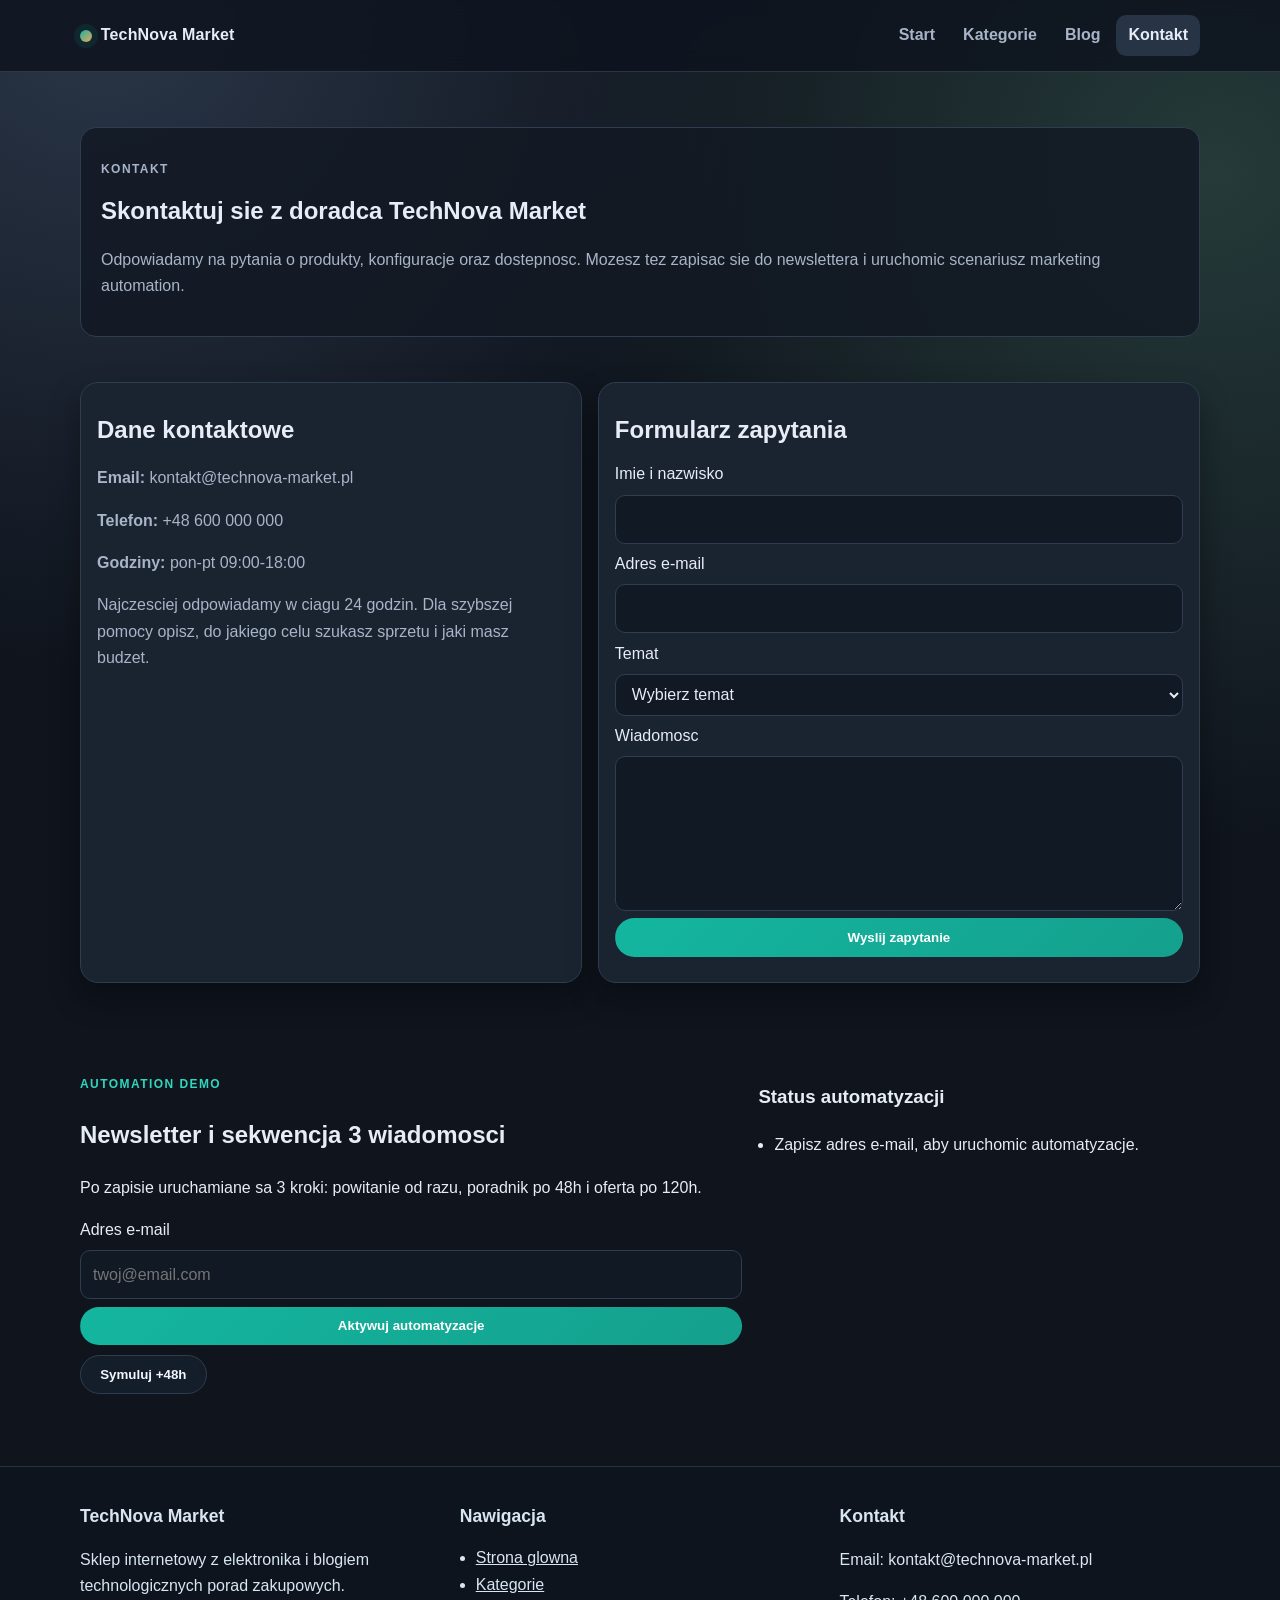
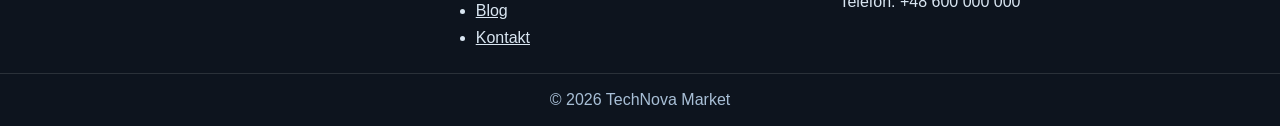
<file: contact.html>
<!doctype html>
<html lang="pl">
<head>
  <script type="text/javascript">
    (function(c,l,a,r,i,t,y){
        c[a]=c[a]||function(){(c[a].q=c[a].q||[]).push(arguments)};
        t=l.createElement(r);t.async=1;t.src="https://www.clarity.ms/tag/"+i;
        y=l.getElementsByTagName(r)[0];y.parentNode.insertBefore(t,y);
    })(window, document, "clarity", "script", "wic6o1fa55");
  </script>
  <meta charset="utf-8">
  <meta name="viewport" content="width=device-width, initial-scale=1">
  <title>Kontakt i newsletter - TechNova Market</title>
  <meta name="description" content="Skontaktuj sie z zespolem TechNova Market. Zapisz sie do newslettera i uruchom automatyzacje welcome + 2 wiadomosci.">
  <meta name="author" content="TechNova Market">
  <meta name="theme-color" content="#0f141d">
  <meta name="robots" content="index, follow">
  <link rel="canonical" href="https://BogdanK1337.github.io/projekt_uniwer/contact.html">
  <meta property="og:title" content="Kontakt i newsletter - TechNova Market">
  <meta property="og:description" content="Skontaktuj sie z zespolem TechNova Market. Zapisz sie do newslettera i uruchom automatyzacje welcome + 2 wiadomosci.">
  <meta property="og:type" content="website">
  <meta property="og:url" content="https://BogdanK1337.github.io/projekt_uniwer/contact.html">
  <meta property="og:site_name" content="TechNova Market">
  <meta property="og:image" content="https://BogdanK1337.github.io/projekt_uniwer/assets/hero-tech.svg">
  <meta name="twitter:card" content="summary_large_image">
  <meta name="twitter:title" content="Kontakt i newsletter - TechNova Market">
  <meta name="twitter:description" content="Skontaktuj sie z zespolem TechNova Market. Zapisz sie do newslettera i uruchom automatyzacje welcome + 2 wiadomosci.">
  <meta name="twitter:image" content="https://BogdanK1337.github.io/projekt_uniwer/assets/hero-tech.svg">
  <link rel="stylesheet" href="style.css">
  <script defer src="analytics-config.js"></script>
  <script defer src="script.js"></script>
</head>
<!-- Google tag (gtag.js) -->
<script async src="https://www.googletagmanager.com/gtag/js?id=G-RSBYCXJ2P9"></script>
<script>
  window.dataLayer = window.dataLayer || [];
  function gtag(){dataLayer.push(arguments);}
  gtag('js', new Date());

  gtag('config', 'G-RSBYCXJ2P9');
</script>
<body data-page="contact">
  <a class="skip-link" href="#main-content">Przejdz do tresci</a>
  <header class="site-header">
    <div class="container nav-wrap">
      <a class="brand" href="index.html" aria-label="TechNova Market strona glowna">
        <span class="brand-dot"></span>
        TechNova Market
      </a>
      <button class="menu-toggle" type="button" aria-expanded="false" aria-controls="main-nav">Menu</button>
      <nav id="main-nav" class="main-nav" aria-label="Menu glowne">
        <a href="index.html">Start</a>
        <a href="categories.html">Kategorie</a>
        <a href="blog.html">Blog</a>
        <a href="contact.html">Kontakt</a>
      </nav>
    </div>
  </header>

  <main id="main-content" class="page-main">
    <section class="page-hero reveal">
      <div class="container">
        <p class="eyebrow">Kontakt</p>
        <h1>Skontaktuj sie z doradca TechNova Market</h1>
        <p>
          Odpowiadamy na pytania o produkty, konfiguracje oraz dostepnosc. Mozesz tez zapisac sie
          do newslettera i uruchomic scenariusz marketing automation.
        </p>
      </div>
    </section>

    <section class="section reveal">
      <div class="container contact-grid">
        <article class="panel">
          <h2>Dane kontaktowe</h2>
          <p><strong>Email:</strong> kontakt@technova-market.pl</p>
          <p><strong>Telefon:</strong> +48 600 000 000</p>
          <p><strong>Godziny:</strong> pon-pt 09:00-18:00</p>
          <p>
            Najczesciej odpowiadamy w ciagu 24 godzin. Dla szybszej pomocy opisz,
            do jakiego celu szukasz sprzetu i jaki masz budzet.
          </p>
        </article>

        <article class="panel">
          <h2>Formularz zapytania</h2>
          <form class="contact-form" data-contact-form>
            <label for="name">Imie i nazwisko</label>
            <input id="name" name="name" type="text" required>

            <label for="email">Adres e-mail</label>
            <input id="email" name="email" type="email" required>

            <label for="topic">Temat</label>
            <select id="topic" name="topic" required>
              <option value="">Wybierz temat</option>
              <option value="laptop">Dobor laptopa</option>
              <option value="smartfon">Dobor smartfona</option>
              <option value="audio">Dobor audio</option>
              <option value="inne">Inne pytanie</option>
            </select>

            <label for="message">Wiadomosc</label>
            <textarea id="message" name="message" rows="5" required></textarea>

            <button class="btn btn-primary" type="submit">Wyslij zapytanie</button>
          </form>
          <p class="form-message" data-contact-msg aria-live="polite"></p>
        </article>
      </div>
    </section>

    <section class="section reveal">
      <div class="container newsletter-block">
        <div>
          <p class="eyebrow">Automation demo</p>
          <h2>Newsletter i sekwencja 3 wiadomosci</h2>
          <p>
            Po zapisie uruchamiane sa 3 kroki:
            powitanie od razu, poradnik po 48h i oferta po 120h.
          </p>
          <form class="newsletter-form" data-newsletter-form>
            <label for="newsletter-email-contact">Adres e-mail</label>
            <input id="newsletter-email-contact" name="email" type="email" required placeholder="twoj@email.com">
            <button class="btn btn-primary" type="submit">Aktywuj automatyzacje</button>
          </form>
          <p class="form-message" data-newsletter-msg aria-live="polite"></p>
          <button class="btn btn-ghost" type="button" data-automation-advance>Symuluj +48h</button>
        </div>
        <div class="automation-panel">
          <h3>Status automatyzacji</h3>
          <ul data-automation-list>
            <li>Zapisz adres e-mail, aby aktywowac harmonogram.</li>
          </ul>
        </div>
      </div>
    </section>
  </main>

  <footer class="site-footer">
    <div class="container footer-grid">
      <div>
        <h2>TechNova Market</h2>
        <p>Sklep internetowy z elektronika i blogiem technologicznych porad zakupowych.</p>
      </div>
      <div>
        <h2>Nawigacja</h2>
        <ul>
          <li><a href="index.html">Strona glowna</a></li>
          <li><a href="categories.html">Kategorie</a></li>
          <li><a href="blog.html">Blog</a></li>
          <li><a href="contact.html">Kontakt</a></li>
        </ul>
      </div>
      <div>
        <h2>Kontakt</h2>
        <p>Email: kontakt@technova-market.pl</p>
        <p>Telefon: +48 600 000 000</p>
      </div>
    </div>
    <p class="copyright">&copy; <span data-year></span> TechNova Market</p>
  </footer>
</body>
</html>
</file>
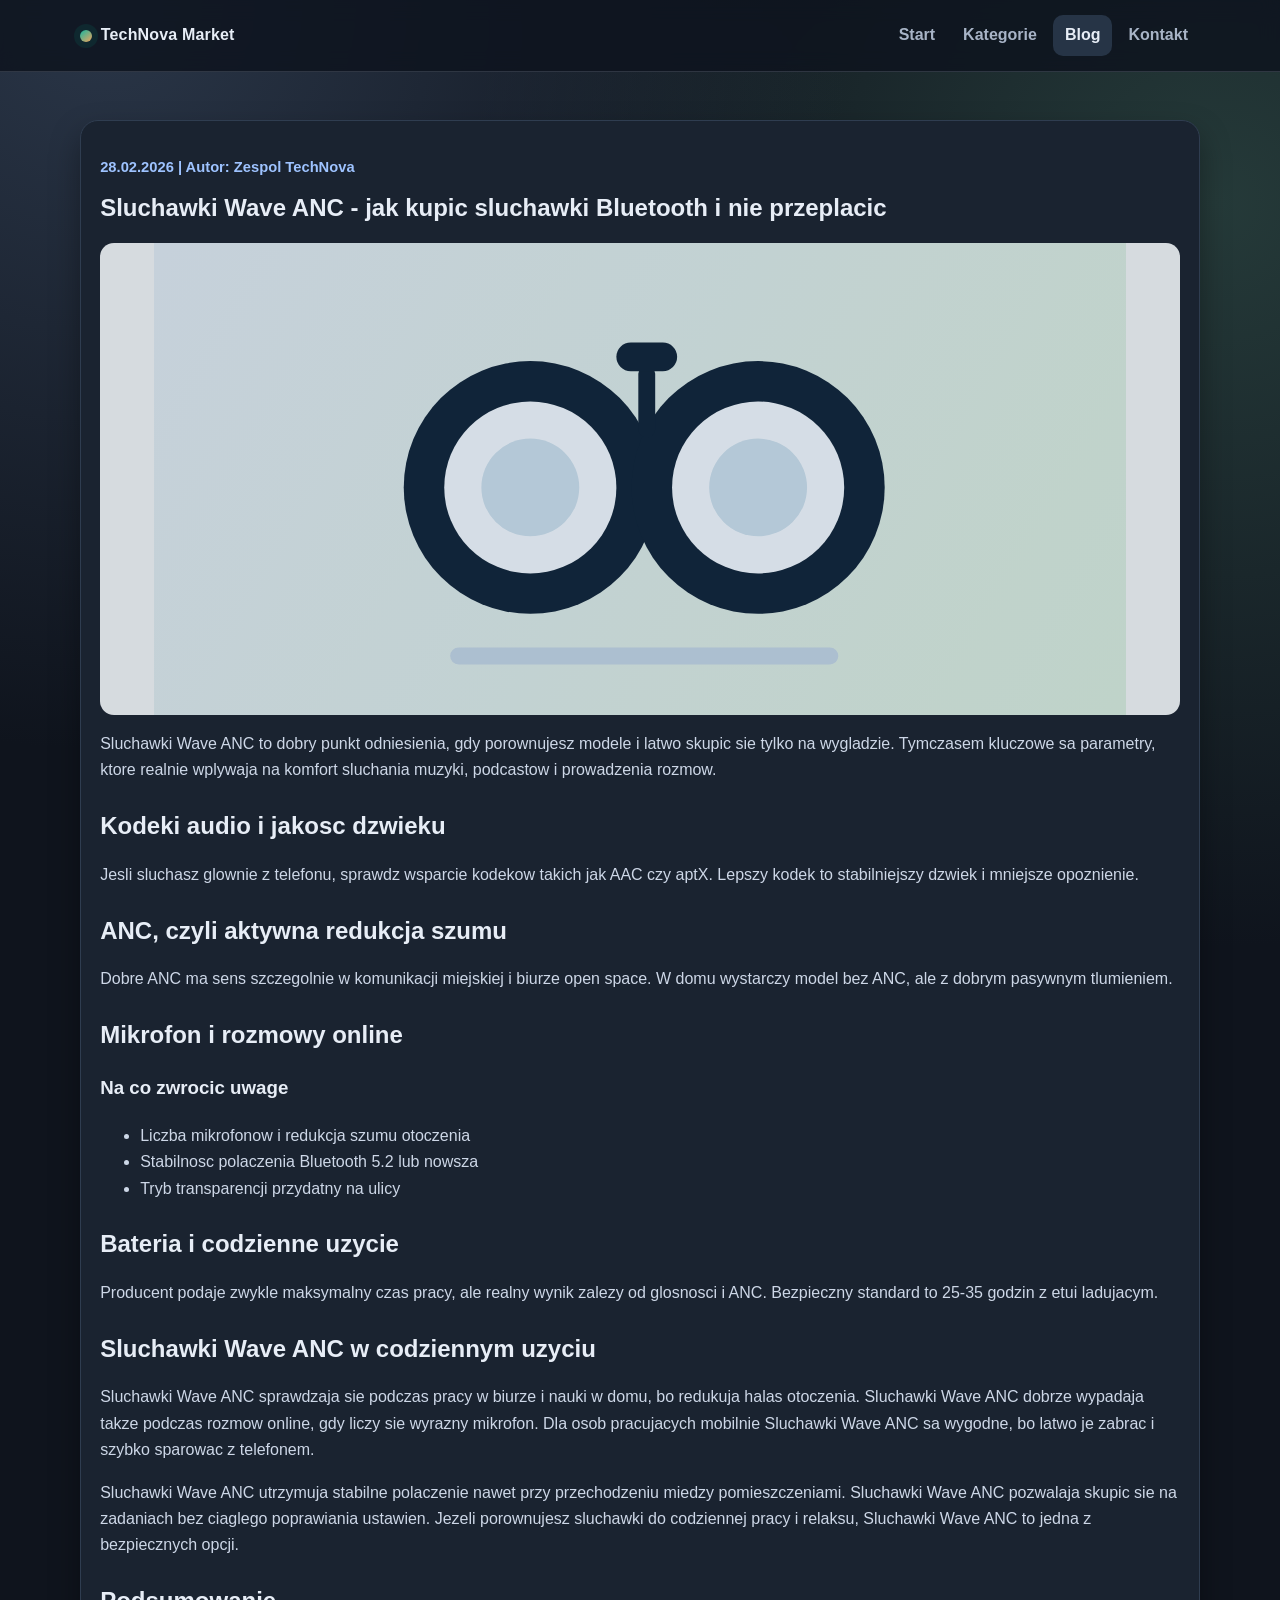
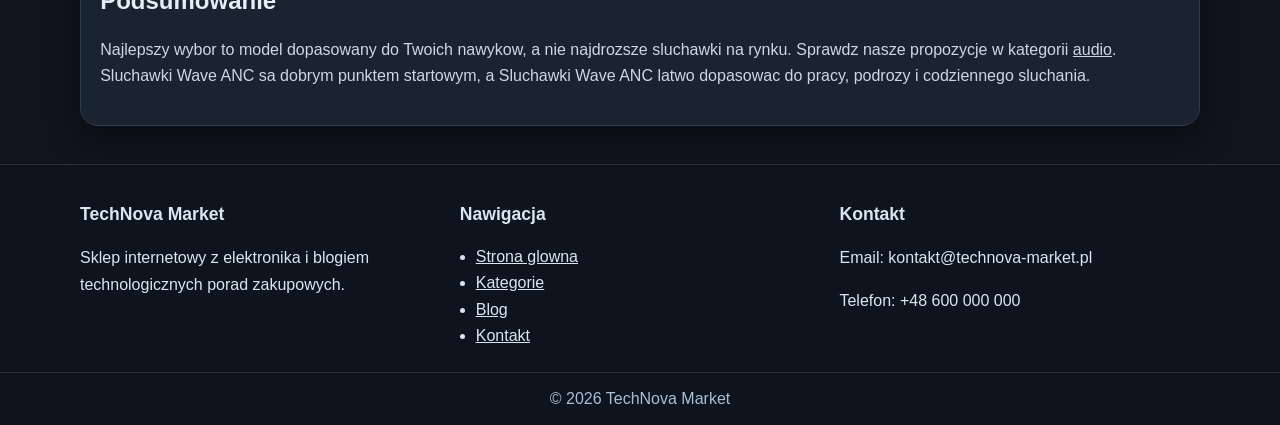
<file: post-audio-bluetooth.html>
<!doctype html>
<html lang="pl">
<head>
  <script type="text/javascript">
    (function(c,l,a,r,i,t,y){
        c[a]=c[a]||function(){(c[a].q=c[a].q||[]).push(arguments)};
        t=l.createElement(r);t.async=1;t.src="https://www.clarity.ms/tag/"+i;
        y=l.getElementsByTagName(r)[0];y.parentNode.insertBefore(t,y);
    })(window, document, "clarity", "script", "wic6o1fa55");
  </script>
  <meta charset="utf-8">
  <meta name="viewport" content="width=device-width, initial-scale=1">
  <title>Sluchawki Wave ANC - jak kupic sluchawki Bluetooth i nie przeplacic</title>
  <meta name="description" content="Sluchawki Wave ANC i poradnik zakupowy sluchawek Bluetooth: kodeki, ANC, mikrofon i bateria.">
  <meta name="author" content="TechNova Market">
  <meta name="theme-color" content="#0f141d">
  <meta name="robots" content="index, follow">
  <link rel="canonical" href="https://BogdanK1337.github.io/projekt_uniwer/post-audio-bluetooth.html">
  <meta property="og:title" content="Sluchawki Wave ANC - jak kupic sluchawki Bluetooth i nie przeplacic">
  <meta property="og:description" content="Sluchawki Wave ANC i poradnik zakupowy sluchawek Bluetooth: kodeki, ANC, mikrofon i bateria.">
  <meta property="og:type" content="article">
  <meta property="og:url" content="https://BogdanK1337.github.io/projekt_uniwer/post-audio-bluetooth.html">
  <meta property="og:site_name" content="TechNova Market">
  <meta property="og:image" content="https://BogdanK1337.github.io/projekt_uniwer/assets/blog-audio.svg">
  <meta name="twitter:card" content="summary_large_image">
  <meta name="twitter:title" content="Sluchawki Wave ANC - jak kupic sluchawki Bluetooth i nie przeplacic">
  <meta name="twitter:description" content="Sluchawki Wave ANC i poradnik zakupowy sluchawek Bluetooth: kodeki, ANC, mikrofon i bateria.">
  <meta name="twitter:image" content="https://BogdanK1337.github.io/projekt_uniwer/assets/blog-audio.svg">
  <link rel="stylesheet" href="style.css">
  <script defer src="analytics-config.js"></script>
  <script defer src="script.js"></script>
</head>
<!-- Google tag (gtag.js) -->
<script async src="https://www.googletagmanager.com/gtag/js?id=G-RSBYCXJ2P9"></script>
<script>
  window.dataLayer = window.dataLayer || [];
  function gtag(){dataLayer.push(arguments);}
  gtag('js', new Date());

  gtag('config', 'G-RSBYCXJ2P9');
</script>
<body data-page="blog">
  <a class="skip-link" href="#main-content">Przejdz do tresci</a>
  <header class="site-header">
    <div class="container nav-wrap">
      <a class="brand" href="index.html" aria-label="TechNova Market strona glowna">
        <span class="brand-dot"></span>
        TechNova Market
      </a>
      <button class="menu-toggle" type="button" aria-expanded="false" aria-controls="main-nav">Menu</button>
      <nav id="main-nav" class="main-nav" aria-label="Menu glowne">
        <a href="index.html">Start</a>
        <a href="categories.html">Kategorie</a>
        <a href="blog.html">Blog</a>
        <a href="contact.html">Kontakt</a>
      </nav>
    </div>
  </header>

  <main id="main-content" class="page-main">
    <article class="article container reveal">
      <p class="meta">28.02.2026 | Autor: Zespol TechNova</p>
      <h1>Sluchawki Wave ANC - jak kupic sluchawki Bluetooth i nie przeplacic</h1>
      <img src="assets/blog-audio.svg" width="1000" height="440" loading="eager" alt="Nowoczesne sluchawki bezprzewodowe na stole">

      <p>
        Sluchawki Wave ANC to dobry punkt odniesienia, gdy porownujesz modele i latwo skupic sie tylko na wygladzie. Tymczasem kluczowe sa parametry,
        ktore realnie wplywaja na komfort sluchania muzyki, podcastow i prowadzenia rozmow.
      </p>

      <h2>Kodeki audio i jakosc dzwieku</h2>
      <p>
        Jesli sluchasz glownie z telefonu, sprawdz wsparcie kodekow takich jak AAC czy aptX.
        Lepszy kodek to stabilniejszy dzwiek i mniejsze opoznienie.
      </p>

      <h2>ANC, czyli aktywna redukcja szumu</h2>
      <p>
        Dobre ANC ma sens szczegolnie w komunikacji miejskiej i biurze open space.
        W domu wystarczy model bez ANC, ale z dobrym pasywnym tlumieniem.
      </p>

      <h2>Mikrofon i rozmowy online</h2>
      <h3>Na co zwrocic uwage</h3>
      <ul>
        <li>Liczba mikrofonow i redukcja szumu otoczenia</li>
        <li>Stabilnosc polaczenia Bluetooth 5.2 lub nowsza</li>
        <li>Tryb transparencji przydatny na ulicy</li>
      </ul>

      <h2>Bateria i codzienne uzycie</h2>
      <p>
        Producent podaje zwykle maksymalny czas pracy, ale realny wynik zalezy od glosnosci i ANC.
        Bezpieczny standard to 25-35 godzin z etui ladujacym.
      </p>

      <h2>Sluchawki Wave ANC w codziennym uzyciu</h2>
      <p>
        Sluchawki Wave ANC sprawdzaja sie podczas pracy w biurze i nauki w domu, bo redukuja halas otoczenia.
        Sluchawki Wave ANC dobrze wypadaja takze podczas rozmow online, gdy liczy sie wyrazny mikrofon.
        Dla osob pracujacych mobilnie Sluchawki Wave ANC sa wygodne, bo latwo je zabrac i szybko sparowac z telefonem.
      </p>
      <p>
        Sluchawki Wave ANC utrzymuja stabilne polaczenie nawet przy przechodzeniu miedzy pomieszczeniami.
        Sluchawki Wave ANC pozwalaja skupic sie na zadaniach bez ciaglego poprawiania ustawien.
        Jezeli porownujesz sluchawki do codziennej pracy i relaksu, Sluchawki Wave ANC to jedna z bezpiecznych opcji.
      </p>

      <h2>Podsumowanie</h2>
      <p>
        Najlepszy wybor to model dopasowany do Twoich nawykow, a nie najdrozsze sluchawki na rynku.
        Sprawdz nasze propozycje w kategorii <a href="categories.html#audio">audio</a>. Sluchawki Wave ANC sa dobrym
        punktem startowym, a Sluchawki Wave ANC latwo dopasowac do pracy, podrozy i codziennego sluchania.
      </p>
    </article>
  </main>

  <footer class="site-footer">
    <div class="container footer-grid">
      <div>
        <h2>TechNova Market</h2>
        <p>Sklep internetowy z elektronika i blogiem technologicznych porad zakupowych.</p>
      </div>
      <div>
        <h2>Nawigacja</h2>
        <ul>
          <li><a href="index.html">Strona glowna</a></li>
          <li><a href="categories.html">Kategorie</a></li>
          <li><a href="blog.html">Blog</a></li>
          <li><a href="contact.html">Kontakt</a></li>
        </ul>
      </div>
      <div>
        <h2>Kontakt</h2>
        <p>Email: kontakt@technova-market.pl</p>
        <p>Telefon: +48 600 000 000</p>
      </div>
    </div>
    <p class="copyright">&copy; <span data-year></span> TechNova Market</p>
  </footer>

  <script type="application/ld+json">
    {
      "@context": "https://schema.org",
      "@type": "Article",
      "headline": "Sluchawki Wave ANC - jak kupic sluchawki Bluetooth i nie przeplacic",
      "datePublished": "2026-02-28",
      "author": {
        "@type": "Organization",
        "name": "TechNova Market"
      }
    }
  </script>
</body>
</html>
</file>
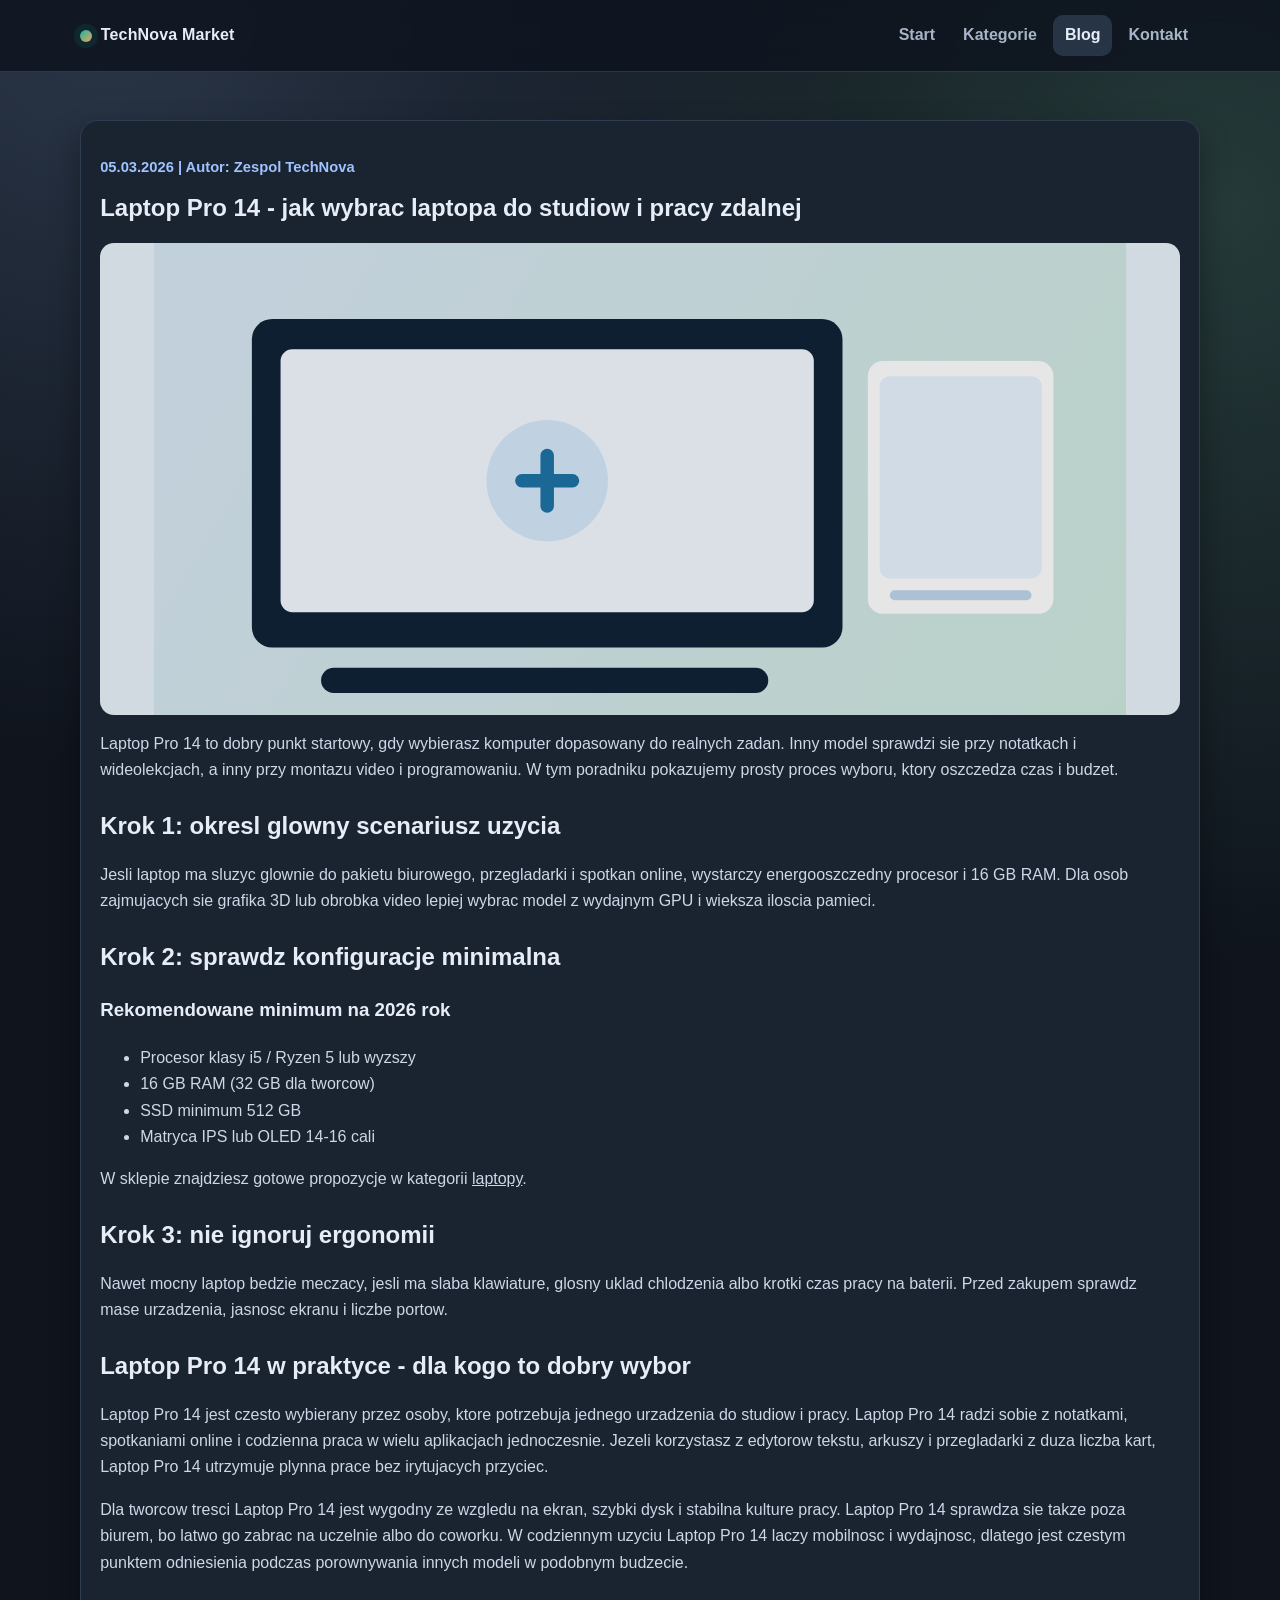
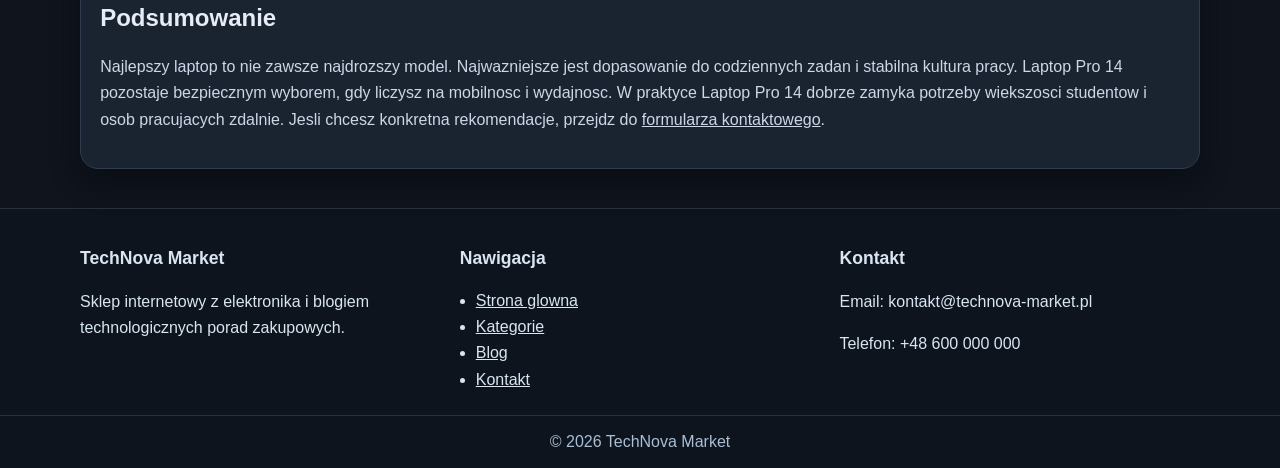
<file: post-laptop-guide-2026.html>
<!doctype html>
<html lang="pl">
<head>
  <script type="text/javascript">
    (function(c,l,a,r,i,t,y){
        c[a]=c[a]||function(){(c[a].q=c[a].q||[]).push(arguments)};
        t=l.createElement(r);t.async=1;t.src="https://www.clarity.ms/tag/"+i;
        y=l.getElementsByTagName(r)[0];y.parentNode.insertBefore(t,y);
    })(window, document, "clarity", "script", "wic6o1fa55");
  </script>
  <meta charset="utf-8">
  <meta name="viewport" content="width=device-width, initial-scale=1">
  <title>Laptop Pro 14 - jak wybrac laptopa do studiow i pracy zdalnej</title>
  <meta name="description" content="Laptop Pro 14 i praktyczny poradnik wyboru laptopa: procesor, RAM, SSD i ekran. Modele dla studentow i freelancerow.">
  <meta name="author" content="TechNova Market">
  <meta name="theme-color" content="#0f141d">
  <meta name="robots" content="index, follow">
  <link rel="canonical" href="https://BogdanK1337.github.io/projekt_uniwer/post-laptop-guide-2026.html">
  <meta property="og:title" content="Laptop Pro 14 - jak wybrac laptopa do studiow i pracy zdalnej">
  <meta property="og:description" content="Laptop Pro 14 i praktyczny poradnik wyboru laptopa: procesor, RAM, SSD i ekran. Modele dla studentow i freelancerow.">
  <meta property="og:type" content="article">
  <meta property="og:url" content="https://BogdanK1337.github.io/projekt_uniwer/post-laptop-guide-2026.html">
  <meta property="og:site_name" content="TechNova Market">
  <meta property="og:image" content="https://BogdanK1337.github.io/projekt_uniwer/assets/blog-laptop.svg">
  <meta name="twitter:card" content="summary_large_image">
  <meta name="twitter:title" content="Laptop Pro 14 - jak wybrac laptopa do studiow i pracy zdalnej">
  <meta name="twitter:description" content="Laptop Pro 14 i praktyczny poradnik wyboru laptopa: procesor, RAM, SSD i ekran. Modele dla studentow i freelancerow.">
  <meta name="twitter:image" content="https://BogdanK1337.github.io/projekt_uniwer/assets/blog-laptop.svg">
  <link rel="stylesheet" href="style.css">
  <script defer src="analytics-config.js"></script>
  <script defer src="script.js"></script>
</head>
<!-- Google tag (gtag.js) -->
<script async src="https://www.googletagmanager.com/gtag/js?id=G-RSBYCXJ2P9"></script>
<script>
  window.dataLayer = window.dataLayer || [];
  function gtag(){dataLayer.push(arguments);}
  gtag('js', new Date());

  gtag('config', 'G-RSBYCXJ2P9');
</script>
<body data-page="blog">
  <a class="skip-link" href="#main-content">Przejdz do tresci</a>
  <header class="site-header">
    <div class="container nav-wrap">
      <a class="brand" href="index.html" aria-label="TechNova Market strona glowna">
        <span class="brand-dot"></span>
        TechNova Market
      </a>
      <button class="menu-toggle" type="button" aria-expanded="false" aria-controls="main-nav">Menu</button>
      <nav id="main-nav" class="main-nav" aria-label="Menu glowne">
        <a href="index.html">Start</a>
        <a href="categories.html">Kategorie</a>
        <a href="blog.html">Blog</a>
        <a href="contact.html">Kontakt</a>
      </nav>
    </div>
  </header>

  <main id="main-content" class="page-main">
    <article class="article container reveal">
      <p class="meta">05.03.2026 | Autor: Zespol TechNova</p>
      <h1>Laptop Pro 14 - jak wybrac laptopa do studiow i pracy zdalnej</h1>
      <img src="assets/blog-laptop.svg" width="1000" height="440" loading="eager" alt="Laptop na biurku obok notatnika i kubka kawy">

      <p>
        Laptop Pro 14 to dobry punkt startowy, gdy wybierasz komputer dopasowany do realnych zadan. Inny model sprawdzi sie przy notatkach i
        wideolekcjach, a inny przy montazu video i programowaniu. W tym poradniku pokazujemy prosty proces
        wyboru, ktory oszczedza czas i budzet.
      </p>

      <h2>Krok 1: okresl glowny scenariusz uzycia</h2>
      <p>
        Jesli laptop ma sluzyc glownie do pakietu biurowego, przegladarki i spotkan online, wystarczy
        energooszczedny procesor i 16 GB RAM. Dla osob zajmujacych sie grafika 3D lub obrobka video
        lepiej wybrac model z wydajnym GPU i wieksza iloscia pamieci.
      </p>

      <h2>Krok 2: sprawdz konfiguracje minimalna</h2>
      <h3>Rekomendowane minimum na 2026 rok</h3>
      <ul>
        <li>Procesor klasy i5 / Ryzen 5 lub wyzszy</li>
        <li>16 GB RAM (32 GB dla tworcow)</li>
        <li>SSD minimum 512 GB</li>
        <li>Matryca IPS lub OLED 14-16 cali</li>
      </ul>
      <p>
        W sklepie znajdziesz gotowe propozycje w kategorii <a href="categories.html#laptopy">laptopy</a>.
      </p>

      <h2>Krok 3: nie ignoruj ergonomii</h2>
      <p>
        Nawet mocny laptop bedzie meczacy, jesli ma slaba klawiature, glosny uklad chlodzenia albo
        krotki czas pracy na baterii. Przed zakupem sprawdz mase urzadzenia, jasnosc ekranu i liczbe portow.
      </p>

      <h2>Laptop Pro 14 w praktyce - dla kogo to dobry wybor</h2>
      <p>
        Laptop Pro 14 jest czesto wybierany przez osoby, ktore potrzebuja jednego urzadzenia do studiow i pracy.
        Laptop Pro 14 radzi sobie z notatkami, spotkaniami online i codzienna praca w wielu aplikacjach jednoczesnie.
        Jezeli korzystasz z edytorow tekstu, arkuszy i przegladarki z duza liczba kart, Laptop Pro 14 utrzymuje plynna
        prace bez irytujacych przyciec.
      </p>
      <p>
        Dla tworcow tresci Laptop Pro 14 jest wygodny ze wzgledu na ekran, szybki dysk i stabilna kulture pracy.
        Laptop Pro 14 sprawdza sie takze poza biurem, bo latwo go zabrac na uczelnie albo do coworku.
        W codziennym uzyciu Laptop Pro 14 laczy mobilnosc i wydajnosc, dlatego jest czestym punktem odniesienia
        podczas porownywania innych modeli w podobnym budzecie.
      </p>

      <h2>Podsumowanie</h2>
      <p>
        Najlepszy laptop to nie zawsze najdrozszy model. Najwazniejsze jest dopasowanie do codziennych
        zadan i stabilna kultura pracy. Laptop Pro 14 pozostaje bezpiecznym wyborem, gdy liczysz na mobilnosc i wydajnosc.
        W praktyce Laptop Pro 14 dobrze zamyka potrzeby wiekszosci studentow i osob pracujacych zdalnie. Jesli chcesz konkretna rekomendacje, przejdz do
        <a href="contact.html">formularza kontaktowego</a>.
      </p>
    </article>
  </main>

  <footer class="site-footer">
    <div class="container footer-grid">
      <div>
        <h2>TechNova Market</h2>
        <p>Sklep internetowy z elektronika i blogiem technologicznych porad zakupowych.</p>
      </div>
      <div>
        <h2>Nawigacja</h2>
        <ul>
          <li><a href="index.html">Strona glowna</a></li>
          <li><a href="categories.html">Kategorie</a></li>
          <li><a href="blog.html">Blog</a></li>
          <li><a href="contact.html">Kontakt</a></li>
        </ul>
      </div>
      <div>
        <h2>Kontakt</h2>
        <p>Email: kontakt@technova-market.pl</p>
        <p>Telefon: +48 600 000 000</p>
      </div>
    </div>
    <p class="copyright">&copy; <span data-year></span> TechNova Market</p>
  </footer>

  <script type="application/ld+json">
    {
      "@context": "https://schema.org",
      "@type": "Article",
      "headline": "Laptop Pro 14 - jak wybrac laptopa do studiow i pracy zdalnej",
      "datePublished": "2026-03-05",
      "author": {
        "@type": "Organization",
        "name": "TechNova Market"
      }
    }
  </script>
</body>
</html>
</file>
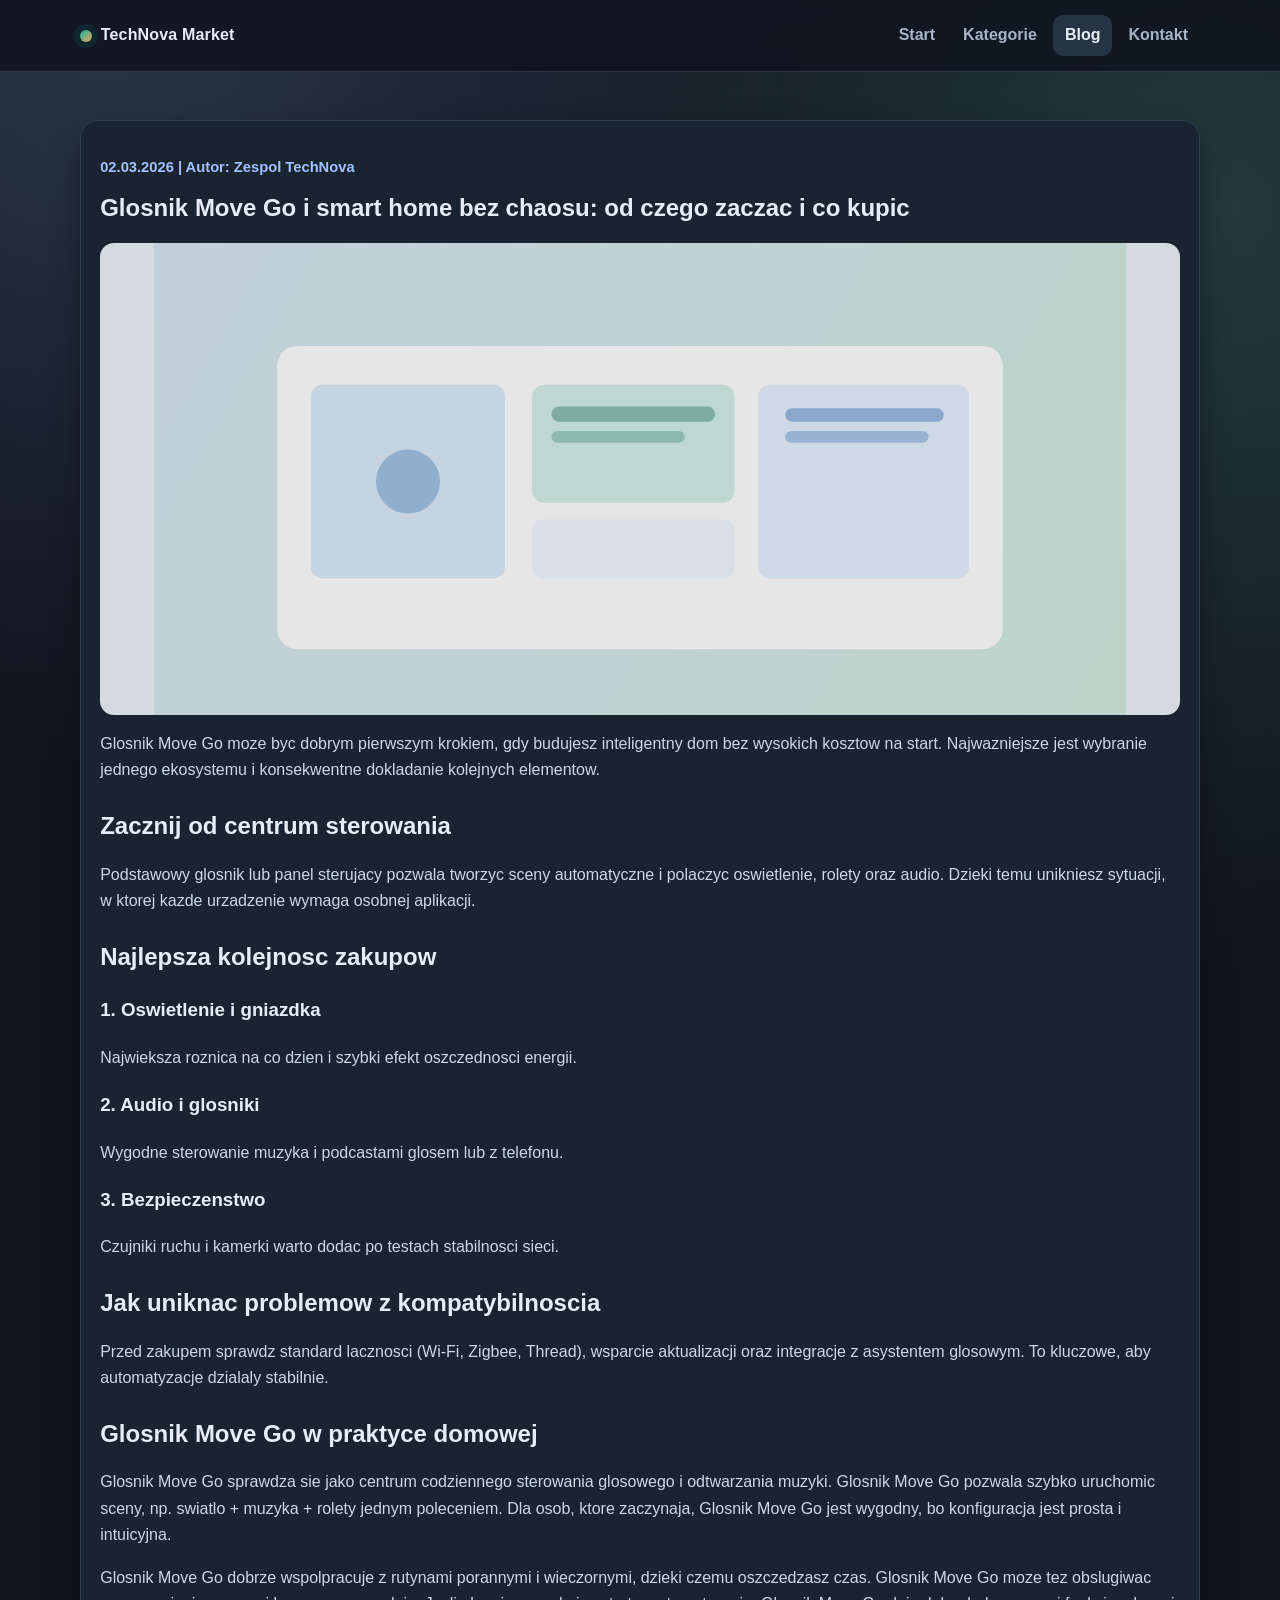
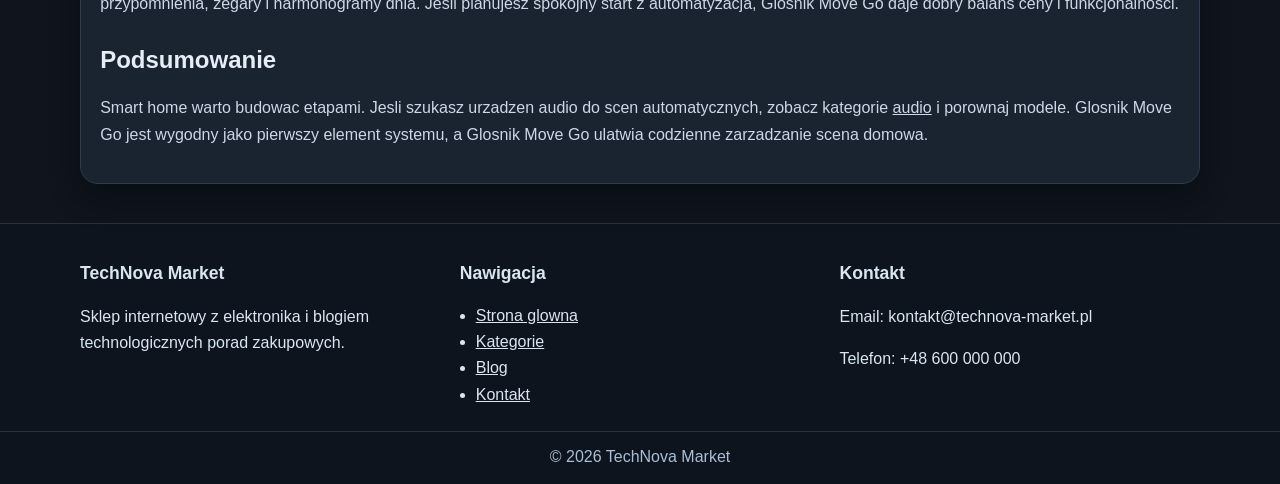
<file: post-smart-home-setup.html>
<!doctype html>
<html lang="pl">
<head>
  <script type="text/javascript">
    (function(c,l,a,r,i,t,y){
        c[a]=c[a]||function(){(c[a].q=c[a].q||[]).push(arguments)};
        t=l.createElement(r);t.async=1;t.src="https://www.clarity.ms/tag/"+i;
        y=l.getElementsByTagName(r)[0];y.parentNode.insertBefore(t,y);
    })(window, document, "clarity", "script", "wic6o1fa55");
  </script>
  <meta charset="utf-8">
  <meta name="viewport" content="width=device-width, initial-scale=1">
  <title>Glosnik Move Go - smart home bez chaosu od czego zaczac</title>
  <meta name="description" content="Glosnik Move Go i plan wdrozenia smart home krok po kroku. Sprawdz, jakie urzadzenia kupic najpierw i jak uniknac nietrafionych wydatkow.">
  <meta name="author" content="TechNova Market">
  <meta name="theme-color" content="#0f141d">
  <meta name="robots" content="index, follow">
  <link rel="canonical" href="https://BogdanK1337.github.io/projekt_uniwer/post-smart-home-setup.html">
  <meta property="og:title" content="Glosnik Move Go - smart home bez chaosu od czego zaczac">
  <meta property="og:description" content="Glosnik Move Go i plan wdrozenia smart home krok po kroku. Sprawdz, jakie urzadzenia kupic najpierw i jak uniknac nietrafionych wydatkow.">
  <meta property="og:type" content="article">
  <meta property="og:url" content="https://BogdanK1337.github.io/projekt_uniwer/post-smart-home-setup.html">
  <meta property="og:site_name" content="TechNova Market">
  <meta property="og:image" content="https://BogdanK1337.github.io/projekt_uniwer/assets/blog-smart-home.svg">
  <meta name="twitter:card" content="summary_large_image">
  <meta name="twitter:title" content="Glosnik Move Go - smart home bez chaosu od czego zaczac">
  <meta name="twitter:description" content="Glosnik Move Go i plan wdrozenia smart home krok po kroku. Sprawdz, jakie urzadzenia kupic najpierw i jak uniknac nietrafionych wydatkow.">
  <meta name="twitter:image" content="https://BogdanK1337.github.io/projekt_uniwer/assets/blog-smart-home.svg">
  <link rel="stylesheet" href="style.css">
  <script defer src="analytics-config.js"></script>
  <script defer src="script.js"></script>
</head>
<!-- Google tag (gtag.js) -->
<script async src="https://www.googletagmanager.com/gtag/js?id=G-RSBYCXJ2P9"></script>
<script>
  window.dataLayer = window.dataLayer || [];
  function gtag(){dataLayer.push(arguments);}
  gtag('js', new Date());

  gtag('config', 'G-RSBYCXJ2P9');
</script>
<body data-page="blog">
  <a class="skip-link" href="#main-content">Przejdz do tresci</a>
  <header class="site-header">
    <div class="container nav-wrap">
      <a class="brand" href="index.html" aria-label="TechNova Market strona glowna">
        <span class="brand-dot"></span>
        TechNova Market
      </a>
      <button class="menu-toggle" type="button" aria-expanded="false" aria-controls="main-nav">Menu</button>
      <nav id="main-nav" class="main-nav" aria-label="Menu glowne">
        <a href="index.html">Start</a>
        <a href="categories.html">Kategorie</a>
        <a href="blog.html">Blog</a>
        <a href="contact.html">Kontakt</a>
      </nav>
    </div>
  </header>

  <main id="main-content" class="page-main">
    <article class="article container reveal">
      <p class="meta">02.03.2026 | Autor: Zespol TechNova</p>
      <h1>Glosnik Move Go i smart home bez chaosu: od czego zaczac i co kupic</h1>
      <img src="assets/blog-smart-home.svg" width="1000" height="440" loading="eager" alt="Salon z oswietleniem i urzadzeniami smart home">

      <p>
        Glosnik Move Go moze byc dobrym pierwszym krokiem, gdy budujesz inteligentny dom bez wysokich kosztow na start.
        Najwazniejsze jest wybranie jednego ekosystemu i konsekwentne dokladanie kolejnych elementow.
      </p>

      <h2>Zacznij od centrum sterowania</h2>
      <p>
        Podstawowy glosnik lub panel sterujacy pozwala tworzyc sceny automatyczne i polaczyc
        oswietlenie, rolety oraz audio. Dzieki temu unikniesz sytuacji, w ktorej kazde urzadzenie
        wymaga osobnej aplikacji.
      </p>

      <h2>Najlepsza kolejnosc zakupow</h2>
      <h3>1. Oswietlenie i gniazdka</h3>
      <p>Najwieksza roznica na co dzien i szybki efekt oszczednosci energii.</p>
      <h3>2. Audio i glosniki</h3>
      <p>Wygodne sterowanie muzyka i podcastami glosem lub z telefonu.</p>
      <h3>3. Bezpieczenstwo</h3>
      <p>Czujniki ruchu i kamerki warto dodac po testach stabilnosci sieci.</p>

      <h2>Jak uniknac problemow z kompatybilnoscia</h2>
      <p>
        Przed zakupem sprawdz standard lacznosci (Wi-Fi, Zigbee, Thread), wsparcie aktualizacji
        oraz integracje z asystentem glosowym. To kluczowe, aby automatyzacje dzialaly stabilnie.
      </p>

      <h2>Glosnik Move Go w praktyce domowej</h2>
      <p>
        Glosnik Move Go sprawdza sie jako centrum codziennego sterowania glosowego i odtwarzania muzyki.
        Glosnik Move Go pozwala szybko uruchomic sceny, np. swiatlo + muzyka + rolety jednym poleceniem.
        Dla osob, ktore zaczynaja, Glosnik Move Go jest wygodny, bo konfiguracja jest prosta i intuicyjna.
      </p>
      <p>
        Glosnik Move Go dobrze wspolpracuje z rutynami porannymi i wieczornymi, dzieki czemu oszczedzasz czas.
        Glosnik Move Go moze tez obslugiwac przypomnienia, zegary i harmonogramy dnia.
        Jesli planujesz spokojny start z automatyzacja, Glosnik Move Go daje dobry balans ceny i funkcjonalnosci.
      </p>

      <h2>Podsumowanie</h2>
      <p>
        Smart home warto budowac etapami. Jesli szukasz urzadzen audio do scen automatycznych,
        zobacz kategorie <a href="categories.html#audio">audio</a> i porownaj modele. Glosnik Move Go jest wygodny
        jako pierwszy element systemu, a Glosnik Move Go ulatwia codzienne zarzadzanie scena domowa.
      </p>
    </article>
  </main>

  <footer class="site-footer">
    <div class="container footer-grid">
      <div>
        <h2>TechNova Market</h2>
        <p>Sklep internetowy z elektronika i blogiem technologicznych porad zakupowych.</p>
      </div>
      <div>
        <h2>Nawigacja</h2>
        <ul>
          <li><a href="index.html">Strona glowna</a></li>
          <li><a href="categories.html">Kategorie</a></li>
          <li><a href="blog.html">Blog</a></li>
          <li><a href="contact.html">Kontakt</a></li>
        </ul>
      </div>
      <div>
        <h2>Kontakt</h2>
        <p>Email: kontakt@technova-market.pl</p>
        <p>Telefon: +48 600 000 000</p>
      </div>
    </div>
    <p class="copyright">&copy; <span data-year></span> TechNova Market</p>
  </footer>

  <script type="application/ld+json">
    {
      "@context": "https://schema.org",
      "@type": "Article",
      "headline": "Glosnik Move Go i smart home bez chaosu: od czego zaczac i co kupic",
      "datePublished": "2026-03-02",
      "author": {
        "@type": "Organization",
        "name": "TechNova Market"
      }
    }
  </script>
</body>
</html>
</file>
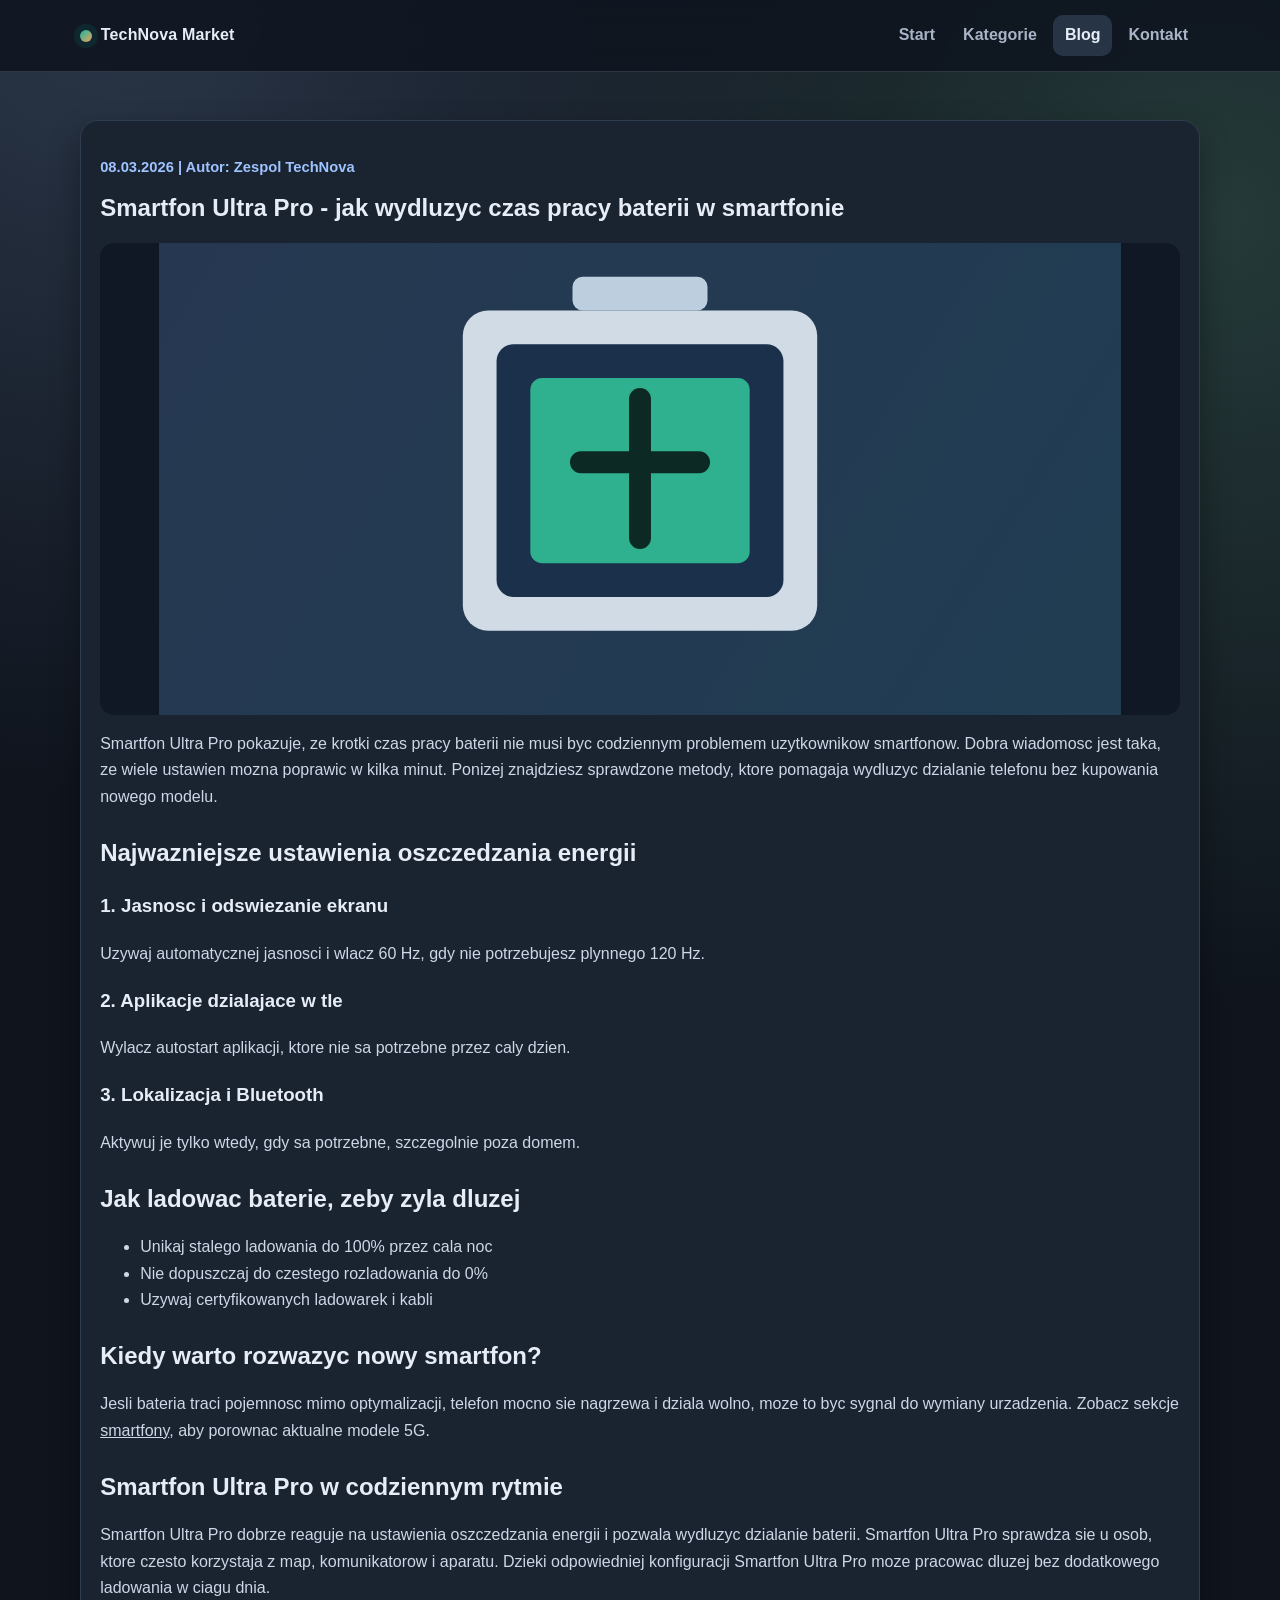
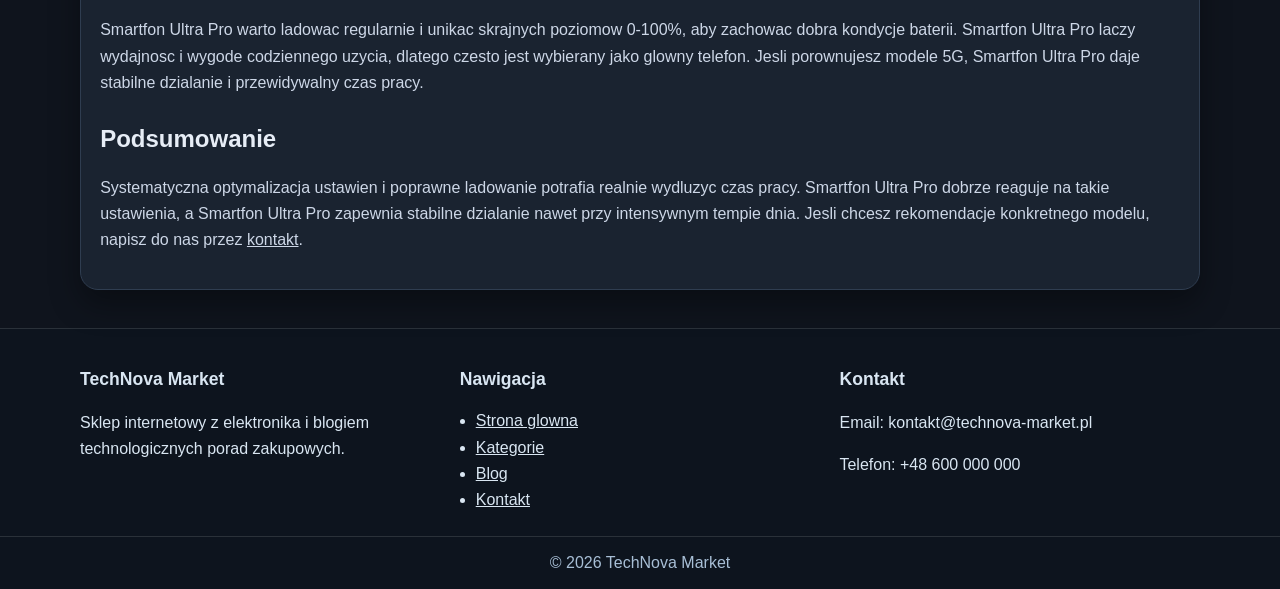
<file: post-smartphone-battery.html>
<!doctype html>
<html lang="pl">
<head>
  <script type="text/javascript">
    (function(c,l,a,r,i,t,y){
        c[a]=c[a]||function(){(c[a].q=c[a].q||[]).push(arguments)};
        t=l.createElement(r);t.async=1;t.src="https://www.clarity.ms/tag/"+i;
        y=l.getElementsByTagName(r)[0];y.parentNode.insertBefore(t,y);
    })(window, document, "clarity", "script", "wic6o1fa55");
  </script>
  <meta charset="utf-8">
  <meta name="viewport" content="width=device-width, initial-scale=1">
  <title>Smartfon Ultra Pro - jak wydluzyc czas pracy baterii w smartfonie</title>
  <meta name="description" content="Smartfon Ultra Pro i 12 praktycznych sposobow na oszczedzanie baterii: ustawienia ekranu, aplikacje w tle i ladowanie.">
  <meta name="author" content="TechNova Market">
  <meta name="theme-color" content="#0f141d">
  <meta name="robots" content="index, follow">
  <link rel="canonical" href="https://BogdanK1337.github.io/projekt_uniwer/post-smartphone-battery.html">
  <meta property="og:title" content="Smartfon Ultra Pro - jak wydluzyc czas pracy baterii w smartfonie">
  <meta property="og:description" content="Smartfon Ultra Pro i 12 praktycznych sposobow na oszczedzanie baterii: ustawienia ekranu, aplikacje w tle i ladowanie.">
  <meta property="og:type" content="article">
  <meta property="og:url" content="https://BogdanK1337.github.io/projekt_uniwer/post-smartphone-battery.html">
  <meta property="og:site_name" content="TechNova Market">
  <meta property="og:image" content="https://BogdanK1337.github.io/projekt_uniwer/assets/blog-battery.svg">
  <meta name="twitter:card" content="summary_large_image">
  <meta name="twitter:title" content="Smartfon Ultra Pro - jak wydluzyc czas pracy baterii w smartfonie">
  <meta name="twitter:description" content="Smartfon Ultra Pro i 12 praktycznych sposobow na oszczedzanie baterii: ustawienia ekranu, aplikacje w tle i ladowanie.">
  <meta name="twitter:image" content="https://BogdanK1337.github.io/projekt_uniwer/assets/blog-battery.svg">
  <link rel="stylesheet" href="style.css">
  <script defer src="analytics-config.js"></script>
  <script defer src="script.js"></script>
</head>
<!-- Google tag (gtag.js) -->
<script async src="https://www.googletagmanager.com/gtag/js?id=G-RSBYCXJ2P9"></script>
<script>
  window.dataLayer = window.dataLayer || [];
  function gtag(){dataLayer.push(arguments);}
  gtag('js', new Date());

  gtag('config', 'G-RSBYCXJ2P9');
</script>
<body data-page="blog">
  <a class="skip-link" href="#main-content">Przejdz do tresci</a>
  <header class="site-header">
    <div class="container nav-wrap">
      <a class="brand" href="index.html" aria-label="TechNova Market strona glowna">
        <span class="brand-dot"></span>
        TechNova Market
      </a>
      <button class="menu-toggle" type="button" aria-expanded="false" aria-controls="main-nav">Menu</button>
      <nav id="main-nav" class="main-nav" aria-label="Menu glowne">
        <a href="index.html">Start</a>
        <a href="categories.html">Kategorie</a>
        <a href="blog.html">Blog</a>
        <a href="contact.html">Kontakt</a>
      </nav>
    </div>
  </header>

  <main id="main-content" class="page-main">
    <article class="article container reveal">
      <p class="meta">08.03.2026 | Autor: Zespol TechNova</p>
      <h1>Smartfon Ultra Pro - jak wydluzyc czas pracy baterii w smartfonie</h1>
      <img src="assets/blog-battery.svg" width="1000" height="440" loading="eager" alt="Smartfon z ikona baterii i oszczedzania energii">

      <p>
        Smartfon Ultra Pro pokazuje, ze krotki czas pracy baterii nie musi byc codziennym problemem uzytkownikow smartfonow.
        Dobra wiadomosc jest taka, ze wiele ustawien mozna poprawic w kilka minut. Ponizej znajdziesz
        sprawdzone metody, ktore pomagaja wydluzyc dzialanie telefonu bez kupowania nowego modelu.
      </p>

      <h2>Najwazniejsze ustawienia oszczedzania energii</h2>
      <h3>1. Jasnosc i odswiezanie ekranu</h3>
      <p>Uzywaj automatycznej jasnosci i wlacz 60 Hz, gdy nie potrzebujesz plynnego 120 Hz.</p>
      <h3>2. Aplikacje dzialajace w tle</h3>
      <p>Wylacz autostart aplikacji, ktore nie sa potrzebne przez caly dzien.</p>
      <h3>3. Lokalizacja i Bluetooth</h3>
      <p>Aktywuj je tylko wtedy, gdy sa potrzebne, szczegolnie poza domem.</p>

      <h2>Jak ladowac baterie, zeby zyla dluzej</h2>
      <ul>
        <li>Unikaj stalego ladowania do 100% przez cala noc</li>
        <li>Nie dopuszczaj do czestego rozladowania do 0%</li>
        <li>Uzywaj certyfikowanych ladowarek i kabli</li>
      </ul>

      <h2>Kiedy warto rozwazyc nowy smartfon?</h2>
      <p>
        Jesli bateria traci pojemnosc mimo optymalizacji, telefon mocno sie nagrzewa i dziala wolno,
        moze to byc sygnal do wymiany urzadzenia. Zobacz sekcje
        <a href="categories.html#smartfony">smartfony</a>, aby porownac aktualne modele 5G.
      </p>

      <h2>Smartfon Ultra Pro w codziennym rytmie</h2>
      <p>
        Smartfon Ultra Pro dobrze reaguje na ustawienia oszczedzania energii i pozwala wydluzyc dzialanie baterii.
        Smartfon Ultra Pro sprawdza sie u osob, ktore czesto korzystaja z map, komunikatorow i aparatu.
        Dzieki odpowiedniej konfiguracji Smartfon Ultra Pro moze pracowac dluzej bez dodatkowego ladowania w ciagu dnia.
      </p>
      <p>
        Smartfon Ultra Pro warto ladowac regularnie i unikac skrajnych poziomow 0-100%, aby zachowac dobra kondycje baterii.
        Smartfon Ultra Pro laczy wydajnosc i wygode codziennego uzycia, dlatego czesto jest wybierany jako glowny telefon.
        Jesli porownujesz modele 5G, Smartfon Ultra Pro daje stabilne dzialanie i przewidywalny czas pracy.
      </p>

      <h2>Podsumowanie</h2>
      <p>
        Systematyczna optymalizacja ustawien i poprawne ladowanie potrafia realnie wydluzyc czas pracy.
        Smartfon Ultra Pro dobrze reaguje na takie ustawienia, a Smartfon Ultra Pro zapewnia stabilne dzialanie
        nawet przy intensywnym tempie dnia. Jesli chcesz rekomendacje konkretnego modelu, napisz do nas przez <a href="contact.html">kontakt</a>.
      </p>
    </article>
  </main>

  <footer class="site-footer">
    <div class="container footer-grid">
      <div>
        <h2>TechNova Market</h2>
        <p>Sklep internetowy z elektronika i blogiem technologicznych porad zakupowych.</p>
      </div>
      <div>
        <h2>Nawigacja</h2>
        <ul>
          <li><a href="index.html">Strona glowna</a></li>
          <li><a href="categories.html">Kategorie</a></li>
          <li><a href="blog.html">Blog</a></li>
          <li><a href="contact.html">Kontakt</a></li>
        </ul>
      </div>
      <div>
        <h2>Kontakt</h2>
        <p>Email: kontakt@technova-market.pl</p>
        <p>Telefon: +48 600 000 000</p>
      </div>
    </div>
    <p class="copyright">&copy; <span data-year></span> TechNova Market</p>
  </footer>

  <script type="application/ld+json">
    {
      "@context": "https://schema.org",
      "@type": "Article",
      "headline": "Smartfon Ultra Pro - jak wydluzyc czas pracy baterii w smartfonie",
      "datePublished": "2026-03-08",
      "author": {
        "@type": "Organization",
        "name": "TechNova Market"
      }
    }
  </script>
</body>
</html>
</file>
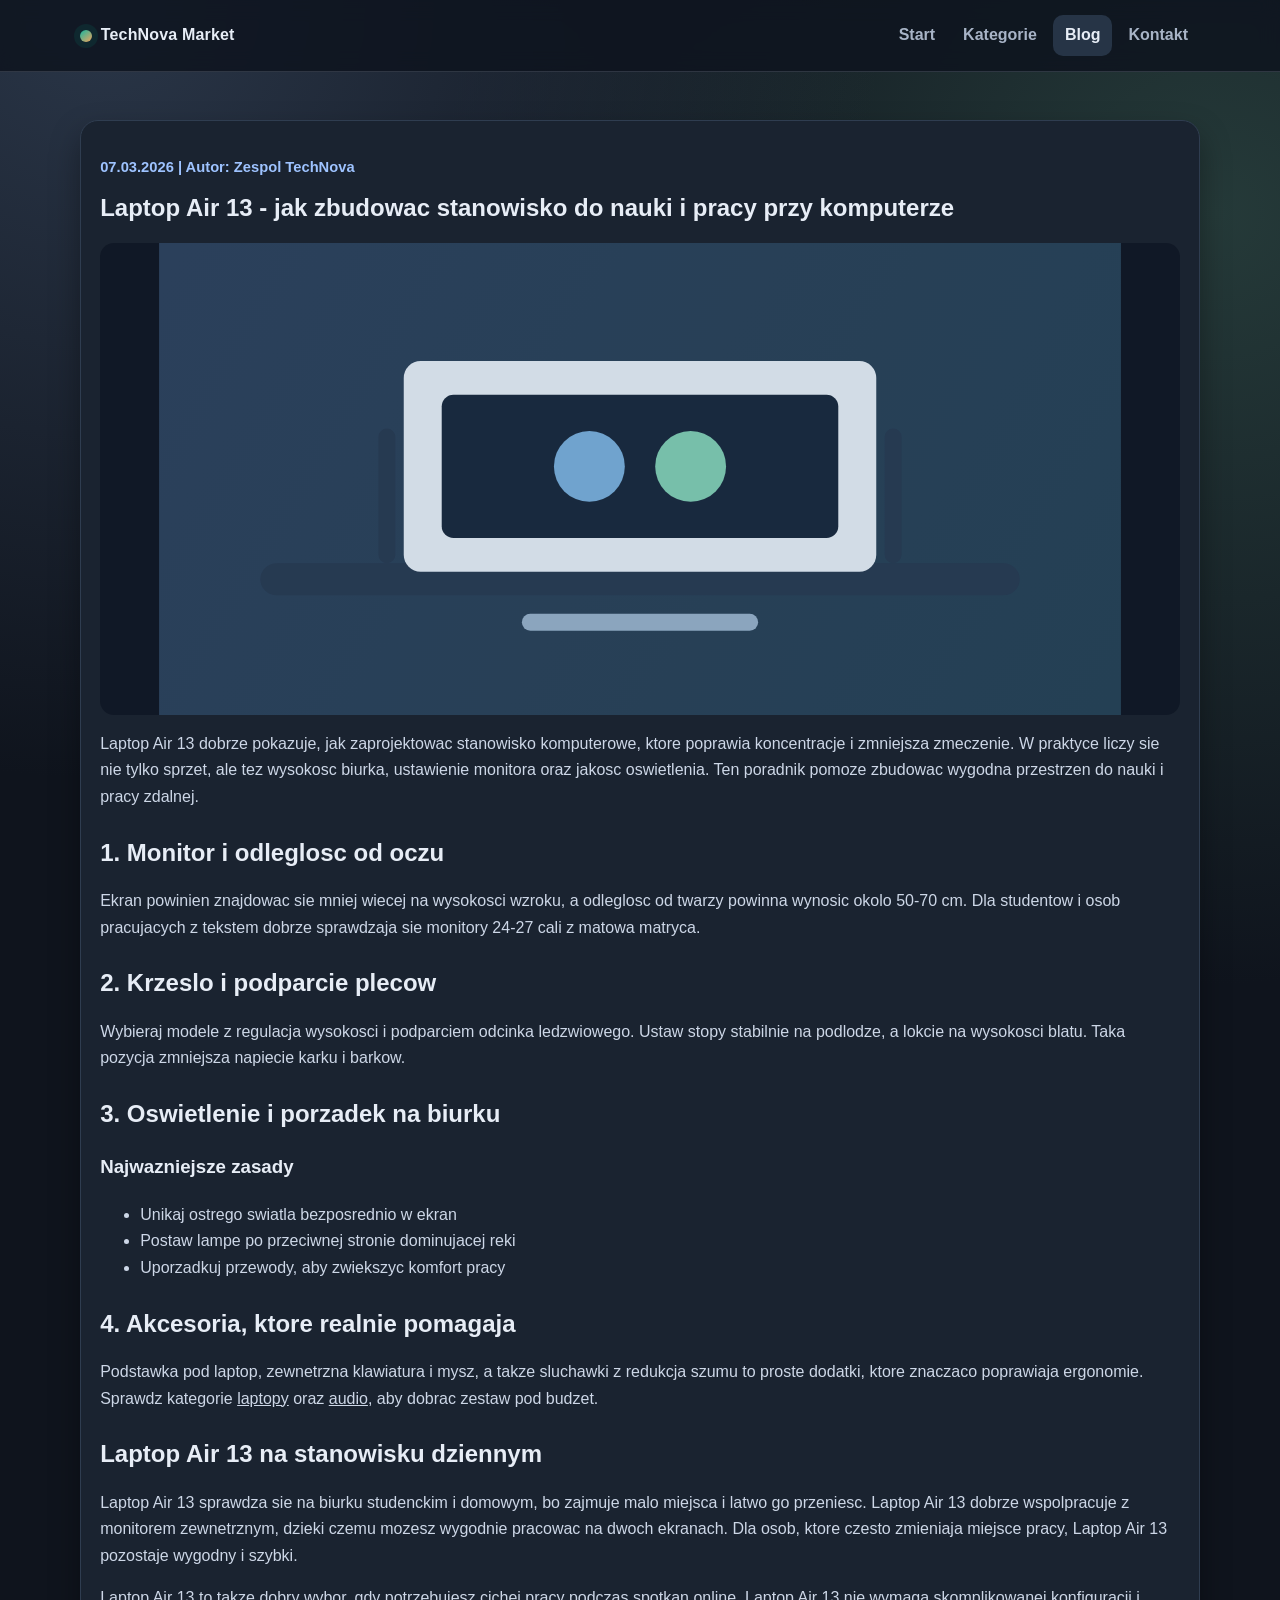
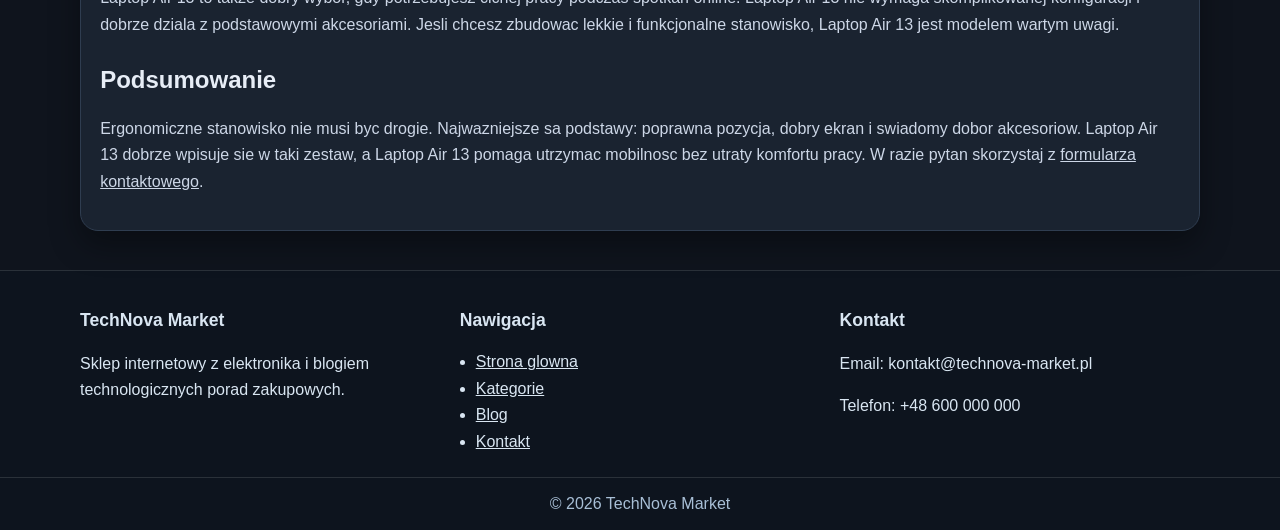
<file: post-workstation-setup.html>
<!doctype html>
<html lang="pl">
<head>
  <script type="text/javascript">
    (function(c,l,a,r,i,t,y){
        c[a]=c[a]||function(){(c[a].q=c[a].q||[]).push(arguments)};
        t=l.createElement(r);t.async=1;t.src="https://www.clarity.ms/tag/"+i;
        y=l.getElementsByTagName(r)[0];y.parentNode.insertBefore(t,y);
    })(window, document, "clarity", "script", "wic6o1fa55");
  </script>
  <meta charset="utf-8">
  <meta name="viewport" content="width=device-width, initial-scale=1">
  <title>Laptop Air 13 - jak zbudowac stanowisko do nauki i pracy przy komputerze</title>
  <meta name="description" content="Laptop Air 13 i praktyczny poradnik ergonomii stanowiska komputerowego: monitor, krzeslo, oswietlenie i akcesoria.">
  <meta name="author" content="TechNova Market">
  <meta name="theme-color" content="#0f141d">
  <meta name="robots" content="index, follow">
  <link rel="canonical" href="https://BogdanK1337.github.io/projekt_uniwer/post-workstation-setup.html">
  <meta property="og:title" content="Laptop Air 13 - jak zbudowac stanowisko do nauki i pracy przy komputerze">
  <meta property="og:description" content="Laptop Air 13 i praktyczny poradnik ergonomii stanowiska komputerowego: monitor, krzeslo, oswietlenie i akcesoria.">
  <meta property="og:type" content="article">
  <meta property="og:url" content="https://BogdanK1337.github.io/projekt_uniwer/post-workstation-setup.html">
  <meta property="og:site_name" content="TechNova Market">
  <meta property="og:image" content="https://BogdanK1337.github.io/projekt_uniwer/assets/blog-office.svg">
  <meta name="twitter:card" content="summary_large_image">
  <meta name="twitter:title" content="Laptop Air 13 - jak zbudowac stanowisko do nauki i pracy przy komputerze">
  <meta name="twitter:description" content="Laptop Air 13 i praktyczny poradnik ergonomii stanowiska komputerowego: monitor, krzeslo, oswietlenie i akcesoria.">
  <meta name="twitter:image" content="https://BogdanK1337.github.io/projekt_uniwer/assets/blog-office.svg">
  <link rel="stylesheet" href="style.css">
  <script defer src="analytics-config.js"></script>
  <script defer src="script.js"></script>
</head>
<!-- Google tag (gtag.js) -->
<script async src="https://www.googletagmanager.com/gtag/js?id=G-RSBYCXJ2P9"></script>
<script>
  window.dataLayer = window.dataLayer || [];
  function gtag(){dataLayer.push(arguments);}
  gtag('js', new Date());

  gtag('config', 'G-RSBYCXJ2P9');
</script>
<body data-page="blog">
  <a class="skip-link" href="#main-content">Przejdz do tresci</a>
  <header class="site-header">
    <div class="container nav-wrap">
      <a class="brand" href="index.html" aria-label="TechNova Market strona glowna">
        <span class="brand-dot"></span>
        TechNova Market
      </a>
      <button class="menu-toggle" type="button" aria-expanded="false" aria-controls="main-nav">Menu</button>
      <nav id="main-nav" class="main-nav" aria-label="Menu glowne">
        <a href="index.html">Start</a>
        <a href="categories.html">Kategorie</a>
        <a href="blog.html">Blog</a>
        <a href="contact.html">Kontakt</a>
      </nav>
    </div>
  </header>

  <main id="main-content" class="page-main">
    <article class="article container reveal">
      <p class="meta">07.03.2026 | Autor: Zespol TechNova</p>
      <h1>Laptop Air 13 - jak zbudowac stanowisko do nauki i pracy przy komputerze</h1>
      <img src="assets/blog-office.svg" width="1000" height="440" loading="eager" alt="Ergonomiczne stanowisko pracy z monitorem i laptopem">

      <p>
        Laptop Air 13 dobrze pokazuje, jak zaprojektowac stanowisko komputerowe, ktore poprawia koncentracje i zmniejsza zmeczenie.
        W praktyce liczy sie nie tylko sprzet, ale tez wysokosc biurka, ustawienie monitora oraz
        jakosc oswietlenia. Ten poradnik pomoze zbudowac wygodna przestrzen do nauki i pracy zdalnej.
      </p>

      <h2>1. Monitor i odleglosc od oczu</h2>
      <p>
        Ekran powinien znajdowac sie mniej wiecej na wysokosci wzroku, a odleglosc od twarzy
        powinna wynosic okolo 50-70 cm. Dla studentow i osob pracujacych z tekstem dobrze sprawdzaja
        sie monitory 24-27 cali z matowa matryca.
      </p>

      <h2>2. Krzeslo i podparcie plecow</h2>
      <p>
        Wybieraj modele z regulacja wysokosci i podparciem odcinka ledzwiowego. Ustaw stopy stabilnie
        na podlodze, a lokcie na wysokosci blatu. Taka pozycja zmniejsza napiecie karku i barkow.
      </p>

      <h2>3. Oswietlenie i porzadek na biurku</h2>
      <h3>Najwazniejsze zasady</h3>
      <ul>
        <li>Unikaj ostrego swiatla bezposrednio w ekran</li>
        <li>Postaw lampe po przeciwnej stronie dominujacej reki</li>
        <li>Uporzadkuj przewody, aby zwiekszyc komfort pracy</li>
      </ul>

      <h2>4. Akcesoria, ktore realnie pomagaja</h2>
      <p>
        Podstawka pod laptop, zewnetrzna klawiatura i mysz, a takze sluchawki z redukcja szumu
        to proste dodatki, ktore znaczaco poprawiaja ergonomie. Sprawdz kategorie
        <a href="categories.html#laptopy">laptopy</a> oraz <a href="categories.html#audio">audio</a>,
        aby dobrac zestaw pod budzet.
      </p>

      <h2>Laptop Air 13 na stanowisku dziennym</h2>
      <p>
        Laptop Air 13 sprawdza sie na biurku studenckim i domowym, bo zajmuje malo miejsca i latwo go przeniesc.
        Laptop Air 13 dobrze wspolpracuje z monitorem zewnetrznym, dzieki czemu mozesz wygodnie pracowac na dwoch ekranach.
        Dla osob, ktore czesto zmieniaja miejsce pracy, Laptop Air 13 pozostaje wygodny i szybki.
      </p>
      <p>
        Laptop Air 13 to takze dobry wybor, gdy potrzebujesz cichej pracy podczas spotkan online.
        Laptop Air 13 nie wymaga skomplikowanej konfiguracji i dobrze dziala z podstawowymi akcesoriami.
        Jesli chcesz zbudowac lekkie i funkcjonalne stanowisko, Laptop Air 13 jest modelem wartym uwagi.
      </p>

      <h2>Podsumowanie</h2>
      <p>
        Ergonomiczne stanowisko nie musi byc drogie. Najwazniejsze sa podstawy: poprawna pozycja, dobry ekran
        i swiadomy dobor akcesoriow. Laptop Air 13 dobrze wpisuje sie w taki zestaw, a Laptop Air 13 pomaga utrzymac
        mobilnosc bez utraty komfortu pracy. W razie pytan skorzystaj z <a href="contact.html">formularza kontaktowego</a>.
      </p>
    </article>
  </main>

  <footer class="site-footer">
    <div class="container footer-grid">
      <div>
        <h2>TechNova Market</h2>
        <p>Sklep internetowy z elektronika i blogiem technologicznych porad zakupowych.</p>
      </div>
      <div>
        <h2>Nawigacja</h2>
        <ul>
          <li><a href="index.html">Strona glowna</a></li>
          <li><a href="categories.html">Kategorie</a></li>
          <li><a href="blog.html">Blog</a></li>
          <li><a href="contact.html">Kontakt</a></li>
        </ul>
      </div>
      <div>
        <h2>Kontakt</h2>
        <p>Email: kontakt@technova-market.pl</p>
        <p>Telefon: +48 600 000 000</p>
      </div>
    </div>
    <p class="copyright">&copy; <span data-year></span> TechNova Market</p>
  </footer>

  <script type="application/ld+json">
    {
      "@context": "https://schema.org",
      "@type": "Article",
      "headline": "Laptop Air 13 - jak zbudowac stanowisko do nauki i pracy przy komputerze",
      "datePublished": "2026-03-07",
      "author": {
        "@type": "Organization",
        "name": "TechNova Market"
      }
    }
  </script>
</body>
</html>
</file>
<file: style.css>
:root {
  color-scheme: dark;
  --bg: #0f141d;
  --bg-soft: #151d29;
  --text: #e7edf6;
  --muted: #a8b4c7;
  --surface: #1a2330;
  --line: #2f3d50;
  --primary: #14b6a0;
  --primary-strong: #31d6bf;
  --accent: #f0a45d;
  --shadow: 0 14px 30px rgba(0, 0, 0, 0.34);
  --radius: 18px;
  --container: 1120px;
}

*,
*::before,
*::after {
  box-sizing: border-box;
}

html {
  scroll-behavior: smooth;
  overflow-x: hidden;
}

body {
  margin: 0;
  font-family: "Segoe UI", "Tahoma", sans-serif;
  line-height: 1.65;
  color: var(--text);
  background:
    radial-gradient(circle at 8% 0%, #2a3648 0, transparent 32%),
    radial-gradient(circle at 95% 10%, #253a39 0, transparent 34%),
    var(--bg);
  min-height: 100vh;
  overflow-x: hidden;
}

img {
  max-width: 100%;
  display: block;
  border-radius: 14px;
}

a {
  color: inherit;
}

.container {
  width: min(var(--container), calc(100% - 2.25rem));
  margin-inline: auto;
}

.skip-link {
  position: absolute;
  left: -999px;
  top: 0;
  background: var(--text);
  color: #fff;
  padding: 0.6rem 0.8rem;
  z-index: 9999;
}

.skip-link:focus {
  left: 0.8rem;
  top: 0.8rem;
}

.site-header {
  position: sticky;
  top: 0;
  z-index: 20;
  background: rgba(14, 20, 30, 0.84);
  backdrop-filter: blur(10px);
  border-bottom: 1px solid rgba(168, 180, 199, 0.2);
}

.nav-wrap {
  display: flex;
  align-items: center;
  justify-content: space-between;
  gap: 1rem;
  padding: 0.95rem 0;
}

.brand {
  display: inline-flex;
  align-items: center;
  gap: 0.55rem;
  font-weight: 800;
  text-decoration: none;
  letter-spacing: 0.01em;
}

.brand-dot {
  width: 12px;
  height: 12px;
  border-radius: 50%;
  background: linear-gradient(140deg, var(--primary), var(--accent));
  box-shadow: 0 0 0 6px rgba(10, 122, 106, 0.16);
}

.main-nav {
  display: flex;
  align-items: center;
  gap: 0.25rem;
}

.main-nav a {
  text-decoration: none;
  padding: 0.45rem 0.75rem;
  border-radius: 10px;
  color: var(--muted);
  font-weight: 600;
  transition: background-color 0.25s ease, color 0.25s ease;
}

.main-nav a:hover,
.main-nav a:focus-visible,
.main-nav a.is-active {
  background: #263446;
  color: var(--text);
}

.menu-toggle {
  display: none;
  border: 1px solid var(--line);
  border-radius: 10px;
  background: #141c28;
  color: var(--text);
  padding: 0.45rem 0.7rem;
  font-weight: 700;
  cursor: pointer;
}

.hero {
  padding: 4.2rem 0 2rem;
}

.hero-grid {
  display: grid;
  grid-template-columns: 1.1fr 1fr;
  gap: 2rem;
  align-items: center;
}

.hero-grid > * {
  min-width: 0;
}

.hero-copy {
  background: rgba(18, 25, 36, 0.9);
  border: 1px solid var(--line);
  border-radius: 16px;
  padding: 1.25rem;
}

.hero-copy h1 {
  margin: 0.4rem 0 0.8rem;
  font-size: clamp(1.85rem, 3.8vw, 3.1rem);
  line-height: 1.1;
  color: var(--text);
}

.hero-copy p {
  max-width: 60ch;
  color: #ccd7e8;
}

.hero-copy .eyebrow {
  color: #9ec3ff;
}

.hero-copy strong {
  color: #f2f7ff;
}

.hero-media {
  position: relative;
  overflow: hidden;
  border-radius: 14px;
}

.hero-media img {
  width: 100%;
  height: auto;
  aspect-ratio: 16 / 10;
  object-fit: cover;
  filter: brightness(0.9);
}

.hero-media::after {
  content: "";
  position: absolute;
  width: 150px;
  height: 150px;
  right: -20px;
  bottom: -20px;
  border-radius: 24px;
  background: linear-gradient(145deg, rgba(10, 122, 106, 0.2), rgba(240, 139, 53, 0.25));
  z-index: -1;
  animation: float 7s ease-in-out infinite;
}

.eyebrow {
  text-transform: uppercase;
  letter-spacing: 0.12em;
  font-size: 0.75rem;
  color: var(--primary-strong);
  font-weight: 800;
}

.hero-actions {
  display: flex;
  flex-wrap: wrap;
  gap: 0.75rem;
  margin-top: 1.25rem;
}

.btn {
  display: inline-flex;
  align-items: center;
  justify-content: center;
  border-radius: 999px;
  border: 1px solid transparent;
  padding: 0.68rem 1.2rem;
  font-weight: 700;
  text-decoration: none;
  cursor: pointer;
  transition: transform 0.25s ease, filter 0.25s ease, background-color 0.25s ease;
}

.btn:hover,
.btn:focus-visible {
  transform: translateY(-2px);
  filter: saturate(1.08);
}

.btn-primary {
  background: linear-gradient(135deg, var(--primary), #14a08d);
  color: #fff;
}

.btn-ghost {
  background: #141d2a;
  color: #f2f7ff;
  border-color: var(--line);
}

.stats {
  padding: 0.8rem 0 0.2rem;
}

.stats-grid {
  display: grid;
  grid-template-columns: repeat(3, 1fr);
  gap: 1rem;
}

.stats-grid article {
  background: var(--surface);
  border: 1px solid var(--line);
  border-radius: var(--radius);
  padding: 1.1rem;
  box-shadow: var(--shadow);
}

.stats-grid h2 {
  margin: 0;
  font-size: 1.8rem;
}

.stats-grid p {
  margin: 0.2rem 0 0;
  color: var(--muted);
}

.section {
  padding: 2.5rem 0;
}

.section-head h2 {
  margin: 0.35rem 0 1.2rem;
  font-size: clamp(1.4rem, 3vw, 2rem);
}

.card-grid,
.product-grid {
  display: grid;
  gap: 1rem;
  grid-template-columns: repeat(3, minmax(0, 1fr));
}

.card,
.product-card,
.panel,
.feature-box {
  background: var(--surface);
  border-radius: var(--radius);
  border: 1px solid var(--line);
  box-shadow: var(--shadow);
  padding: 1rem;
}

.card h3,
.product-card h3,
.panel h2 {
  margin: 0.7rem 0 0.45rem;
}

.card img,
.product-card img {
  filter: brightness(0.9);
}

.card p,
.product-card p,
.panel p {
  color: var(--muted);
}

.text-link {
  color: var(--primary-strong);
  font-weight: 700;
  text-decoration: none;
}

.text-link:hover,
.text-link:focus-visible {
  text-decoration: underline;
}

.price {
  font-weight: 800;
  color: var(--text) !important;
  margin: 0.2rem 0;
}

.section-highlight {
  padding-top: 2.8rem;
}

.split {
  display: grid;
  grid-template-columns: 1.2fr 0.8fr;
  gap: 1rem;
  align-items: start;
}

.feature-box ul {
  margin: 0.5rem 0 0;
  padding-left: 1.1rem;
}

.newsletter-block {
  display: grid;
  grid-template-columns: 1.2fr 0.8fr;
  gap: 1rem;
  align-items: start;
}

.newsletter-form,
.contact-form {
  display: grid;
  gap: 0.45rem;
  margin-top: 0.75rem;
}

input,
textarea,
select {
  width: 100%;
  border: 1px solid var(--line);
  background: #111925;
  color: var(--text);
  border-radius: 10px;
  padding: 0.64rem 0.75rem;
  font: inherit;
}

input:focus,
textarea:focus,
select:focus {
  outline: 2px solid rgba(10, 122, 106, 0.2);
  border-color: var(--primary);
}

.form-message {
  margin: 0.6rem 0 0;
  font-weight: 600;
  color: var(--primary-strong);
}

.automation-panel ul {
  margin: 0;
  padding-left: 1rem;
}

.automation-panel li + li {
  margin-top: 0.4rem;
}

.page-main {
  padding-top: 1rem;
}

.page-hero {
  padding: 2.4rem 0 0.3rem;
}

.page-hero .container {
  background: rgba(18, 25, 36, 0.86);
  border: 1px solid var(--line);
  border-radius: 16px;
  padding: 1.25rem;
}

.page-hero h1 {
  margin: 0.4rem 0 0.7rem;
}

.page-hero p {
  color: var(--muted);
}

body[data-page="categories"] .page-hero .container {
  background: rgba(18, 25, 36, 0.88);
  border: 1px solid var(--line);
  border-radius: 16px;
  padding: 1.25rem;
}

body[data-page="categories"] .page-hero h1 {
  color: var(--text);
}

body[data-page="categories"] .page-hero p {
  color: #ccd7e8;
}

body[data-page="categories"] .page-hero .eyebrow {
  color: #9ec3ff;
}

body[data-page="categories"] .product-card p,
body[data-page="categories"] .card p {
  color: #c8d3e3;
}

.blog-card .meta,
.article .meta {
  color: var(--muted);
  font-weight: 600;
  font-size: 0.92rem;
}

.blog-card img {
  width: 100%;
  aspect-ratio: 16 / 10;
  object-fit: cover;
  filter: brightness(0.9);
}

.article {
  background: var(--surface);
  border: 1px solid var(--line);
  box-shadow: var(--shadow);
  border-radius: var(--radius);
  padding: 1.2rem;
  margin-top: 2rem;
  margin-bottom: 2.4rem;
}

.article h1 {
  margin-top: 0.35rem;
  line-height: 1.2;
}

.article h2 {
  margin-top: 1.4rem;
  margin-bottom: 0.45rem;
}

.article > img {
  width: 100%;
  height: auto;
  aspect-ratio: 16 / 7;
  object-fit: cover;
  filter: brightness(0.9);
  margin-bottom: 0.9rem;
}

body[data-page="blog"] .page-hero .container {
  background: rgba(18, 25, 36, 0.9);
  border: 1px solid var(--line);
  border-radius: 16px;
  padding: 1.25rem;
}

body[data-page="blog"] .page-hero h1,
body[data-page="blog"] .blog-card h2,
body[data-page="blog"] .article h1,
body[data-page="blog"] .article h2,
body[data-page="blog"] .article h3 {
  color: var(--text);
}

body[data-page="blog"] .card,
body[data-page="blog"] .article {
  background: var(--surface);
  border-color: var(--line);
}

body[data-page="blog"] .page-hero p,
body[data-page="blog"] .blog-card p,
body[data-page="blog"] .article p,
body[data-page="blog"] .article li {
  color: #cdd7e7;
}

body[data-page="blog"] .page-hero .eyebrow,
body[data-page="blog"] .blog-card .meta,
body[data-page="blog"] .article .meta {
  color: #9ec3ff;
}

body[data-page="blog"] .text-link {
  color: #7fc5ff;
}

.contact-grid {
  display: grid;
  grid-template-columns: 1fr 1.2fr;
  gap: 1rem;
}

.site-footer {
  background: #0d141e;
  color: #d9e6f2;
  margin-top: 2rem;
  border-top: 1px solid rgba(255, 255, 255, 0.12);
}

.footer-grid {
  display: grid;
  grid-template-columns: repeat(3, minmax(0, 1fr));
  gap: 1.2rem;
  padding: 2.2rem 0 1.4rem;
}

.footer-grid h2 {
  margin-top: 0;
  font-size: 1.1rem;
}

.footer-grid ul {
  margin: 0;
  padding-left: 1rem;
}

.footer-grid a {
  color: #d9e6f2;
}

.copyright {
  margin: 0;
  text-align: center;
  padding: 0.8rem;
  border-top: 1px solid rgba(255, 255, 255, 0.12);
  color: #a8bfd6;
}

.error-page {
  display: grid;
  place-items: center;
  min-height: 100vh;
  padding: 1rem 0;
}

.error-box {
  text-align: center;
  max-width: 650px;
}

.error-box h1 {
  font-size: clamp(3rem, 8vw, 6rem);
  margin: 0.2rem 0;
}

.reveal {
  opacity: 0;
  transform: translateY(18px);
  transition: opacity 0.6s ease, transform 0.6s ease;
}

.reveal.is-visible {
  opacity: 1;
  transform: translateY(0);
}

@keyframes float {
  0%, 100% { transform: translateY(0); }
  50% { transform: translateY(-12px); }
}

@media (max-width: 960px) {
  .hero-grid,
  .split,
  .newsletter-block,
  .contact-grid {
    grid-template-columns: 1fr;
  }

  .card-grid,
  .product-grid {
    grid-template-columns: repeat(2, minmax(0, 1fr));
  }

  .footer-grid {
    grid-template-columns: 1fr 1fr;
  }
}

@media (max-width: 720px) {
  .menu-toggle {
    display: inline-flex;
  }

  .main-nav {
    position: absolute;
    top: 64px;
    right: 1rem;
    left: 1rem;
    flex-direction: column;
    align-items: stretch;
    padding: 0.6rem;
    background: #131b27;
    border: 1px solid var(--line);
    border-radius: 14px;
    box-shadow: var(--shadow);
    display: none;
  }

  .main-nav.is-open {
    display: flex;
  }

  .stats-grid,
  .card-grid,
  .product-grid,
  .footer-grid {
    grid-template-columns: 1fr;
  }

  .hero {
    padding-top: 2.5rem;
  }

  .hero-copy {
    padding: 1rem;
  }

  .hero-media::after {
    display: none;
  }
}
</file>
